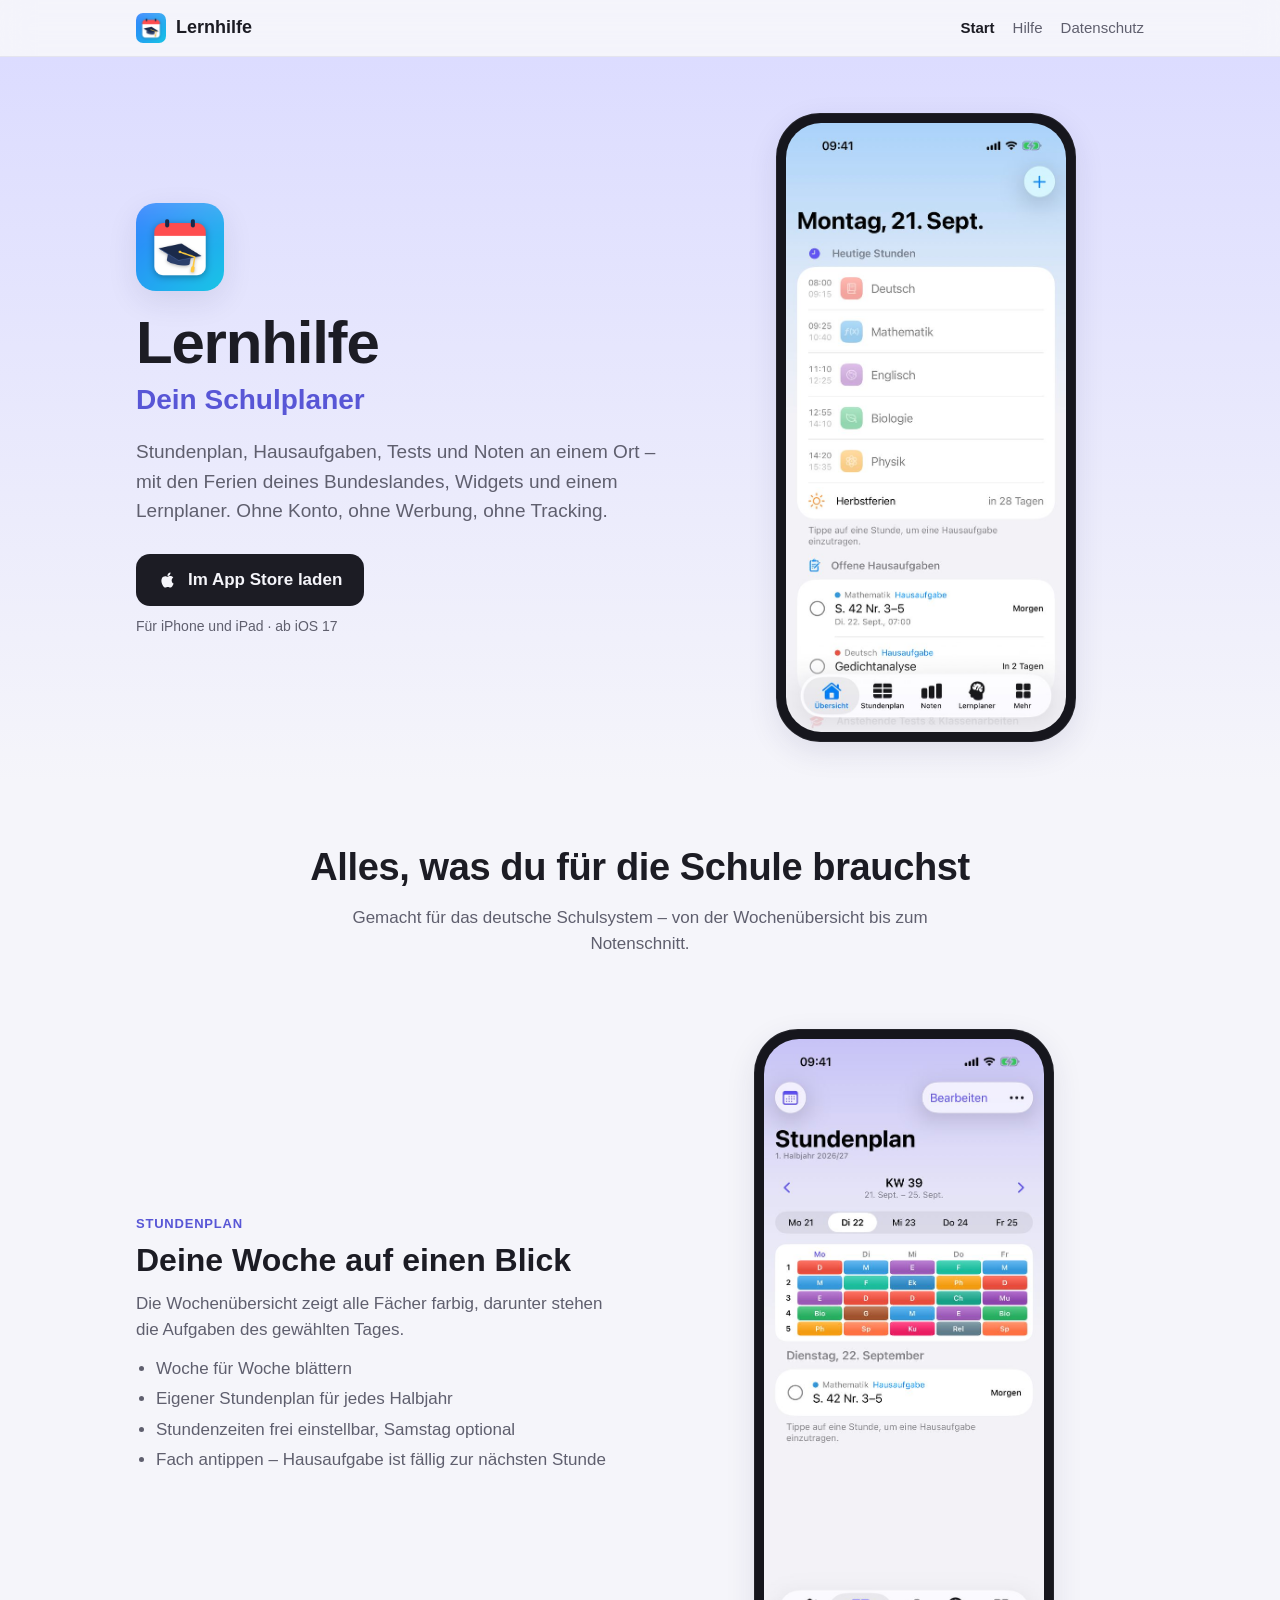
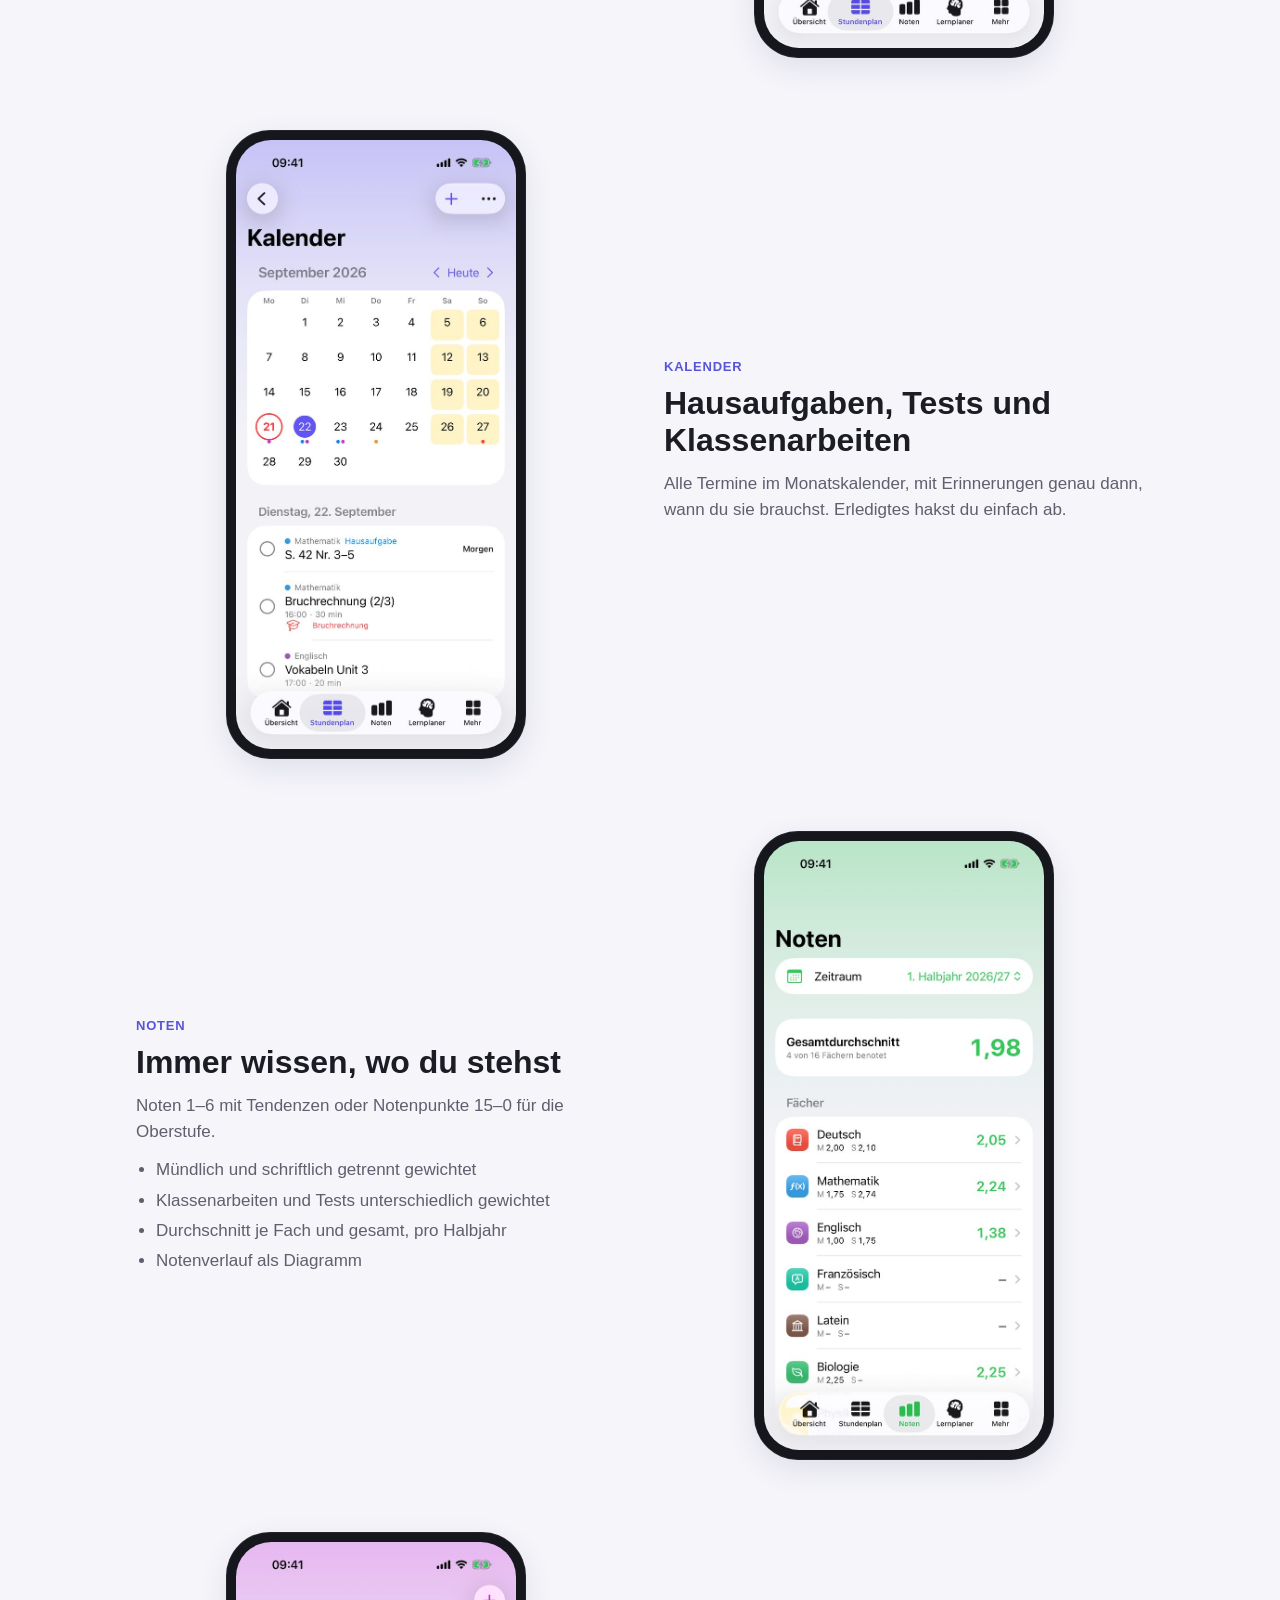
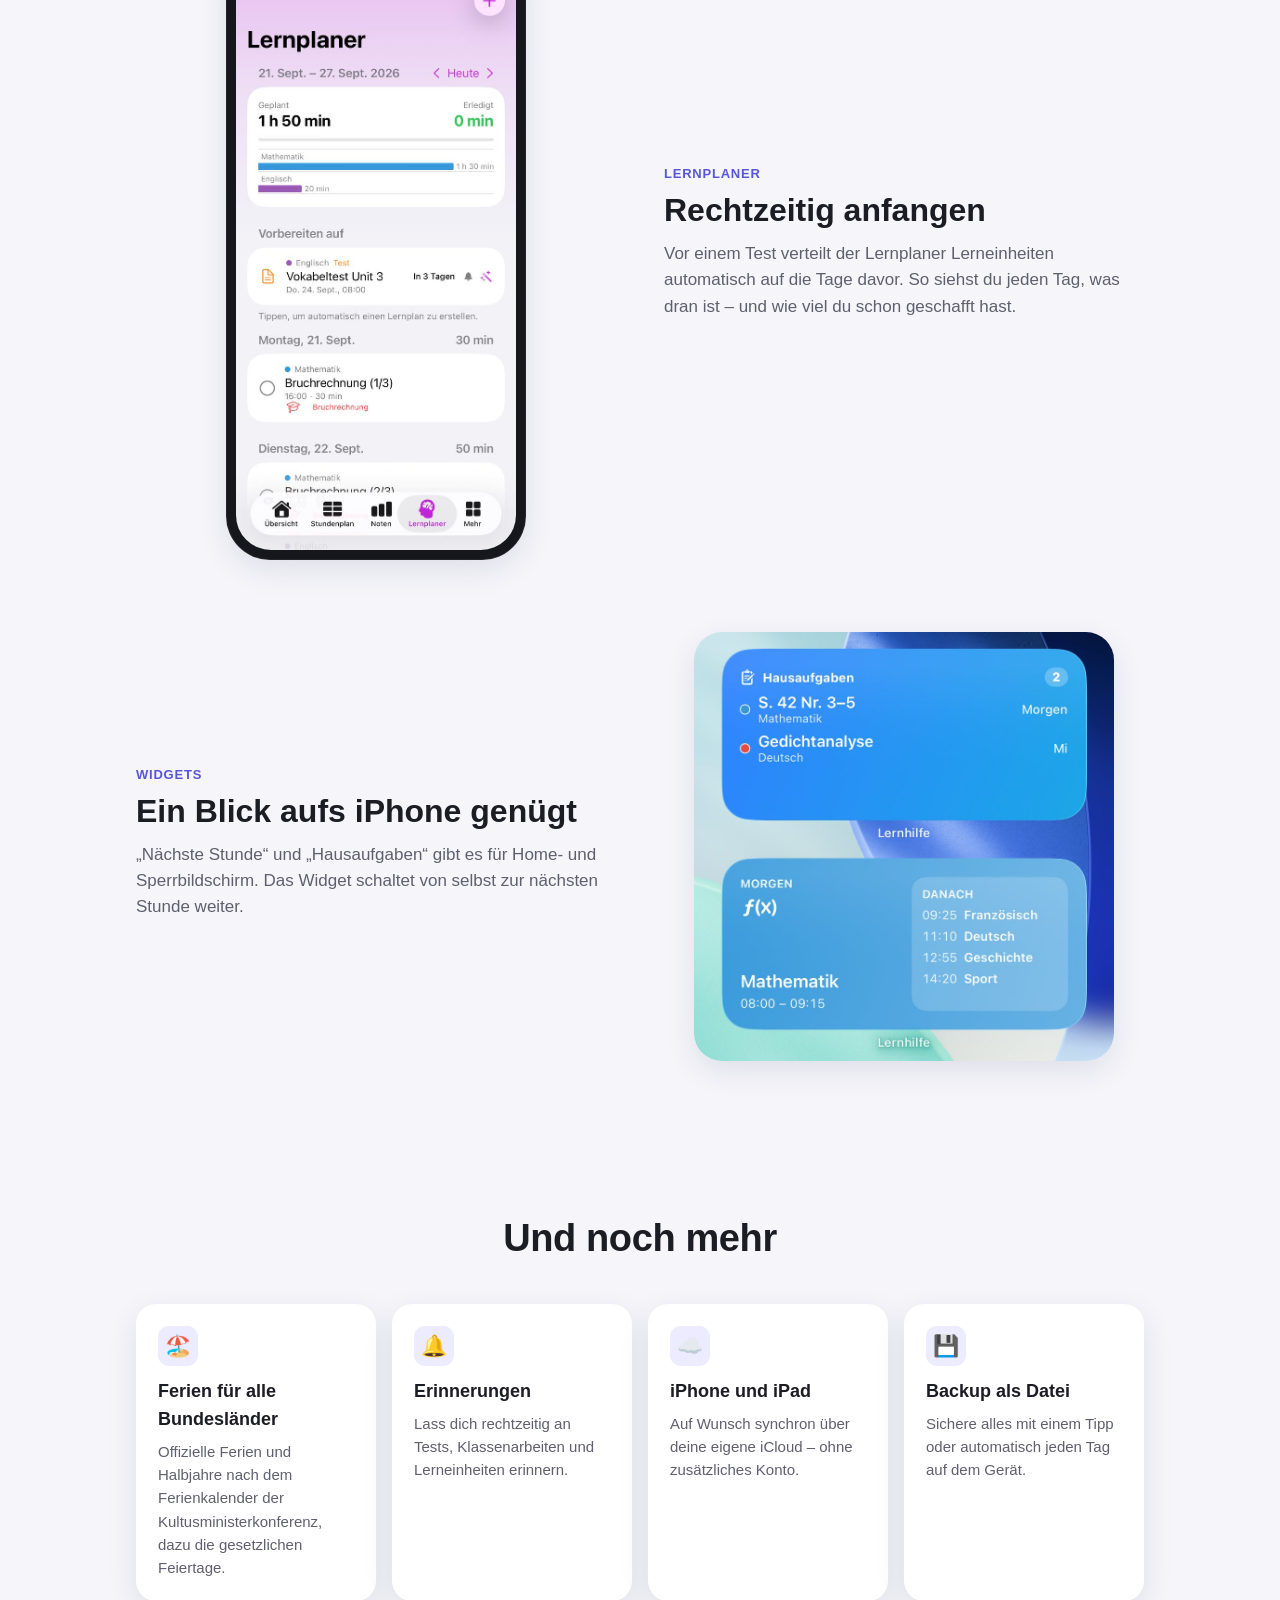
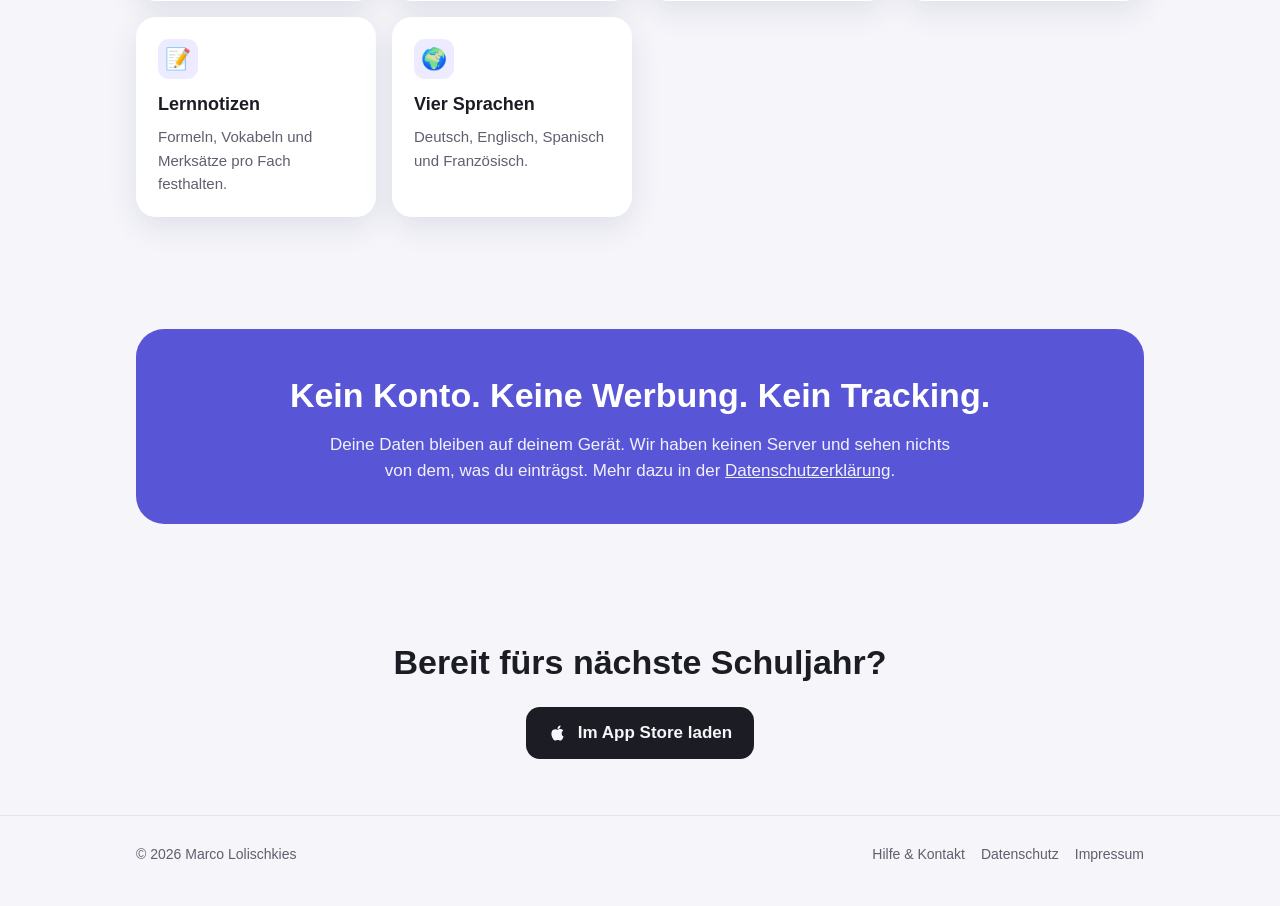
<file: index.html>
<!DOCTYPE html>
<html lang="de">
<head>
  <meta charset="utf-8">
  <meta name="viewport" content="width=device-width, initial-scale=1">
  <title>Lernhilfe – Dein Schulplaner</title>
  <meta name="description" content="Lernhilfe ist dein Schulplaner für iPhone und iPad: Stundenplan, Hausaufgaben, Tests und Noten an einem Ort – mit Ferien für alle 16 Bundesländer. Ohne Konto, ohne Werbung, ohne Tracking.">
  <meta name="theme-color" content="#5856d6">
  <link rel="icon" href="img/icon.png">
  <link rel="apple-touch-icon" href="img/icon.png">
  <link rel="stylesheet" href="style.css">
</head>
<body>

<header class="site-header">
  <div class="wrap">
    <a class="brand" href="index.html"><img src="img/icon.png" alt=""><span>Lernhilfe</span></a>
    <nav class="site-nav" aria-label="Hauptmenü">
      <a href="index.html" aria-current="page">Start</a>
      <a href="support.html">Hilfe</a>
      <a href="datenschutz.html">Datenschutz</a>
    </nav>
  </div>
</header>

<main>
  <div class="hero">
    <div class="wrap">
      <div>
        <img class="hero-icon" src="img/icon.png" alt="App-Symbol von Lernhilfe" width="88" height="88">
        <h1>Lernhilfe</h1>
        <p class="tagline">Dein Schulplaner</p>
        <p class="lead">Stundenplan, Hausaufgaben, Tests und Noten an einem Ort – mit den Ferien deines Bundeslandes, Widgets und einem Lernplaner. Ohne Konto, ohne Werbung, ohne Tracking.</p>
        <!-- Link zur App ersetzen, sobald die App im App Store ist -->
        <a class="store-button" href="#">
          <svg viewBox="0 0 24 24" aria-hidden="true"><path d="M16.37 12.6c-.02-2.3 1.88-3.4 1.96-3.46-1.07-1.56-2.73-1.78-3.32-1.8-1.41-.14-2.76.83-3.47.83-.72 0-1.82-.81-2.99-.79-1.54.02-2.96.9-3.75 2.27-1.6 2.78-.41 6.89 1.15 9.14.76 1.1 1.67 2.34 2.86 2.3 1.15-.05 1.58-.74 2.96-.74 1.39 0 1.78.74 2.99.72 1.24-.02 2.02-1.12 2.77-2.23.87-1.28 1.23-2.52 1.25-2.58-.03-.01-2.39-.92-2.41-3.66ZM14.1 5.86c.63-.77 1.06-1.83.94-2.89-.91.04-2.02.61-2.67 1.37-.58.67-1.1 1.76-.96 2.79 1.01.08 2.05-.51 2.69-1.27Z"/></svg>
          Im App Store laden
        </a>
        <p class="store-note">Für iPhone und iPad · ab iOS 17</p>
      </div>
      <div class="hero-phone phone">
        <img src="img/overview.jpg" alt="Übersicht mit den heutigen Stunden und offenen Hausaufgaben" width="603" height="1311">
      </div>
    </div>
  </div>

  <section>
    <div class="wrap">
      <div class="section-title">
        <h2>Alles, was du für die Schule brauchst</h2>
        <p>Gemacht für das deutsche Schulsystem – von der Wochenübersicht bis zum Notenschnitt.</p>
      </div>

      <div class="feature">
        <div class="feature-media phone">
          <img src="img/timetable.jpg" alt="Stundenplan mit farbiger Wochenübersicht und den Aufgaben des Tages" width="603" height="1311" loading="lazy">
        </div>
        <div>
          <span class="eyebrow">Stundenplan</span>
          <h3>Deine Woche auf einen Blick</h3>
          <p>Die Wochenübersicht zeigt alle Fächer farbig, darunter stehen die Aufgaben des gewählten Tages.</p>
          <ul>
            <li>Woche für Woche blättern</li>
            <li>Eigener Stundenplan für jedes Halbjahr</li>
            <li>Stundenzeiten frei einstellbar, Samstag optional</li>
            <li>Fach antippen – Hausaufgabe ist fällig zur nächsten Stunde</li>
          </ul>
        </div>
      </div>

      <div class="feature">
        <div class="feature-media phone">
          <img src="img/calendar.jpg" alt="Monatskalender mit Hausaufgaben, Tests und Lerneinheiten" width="603" height="1311" loading="lazy">
        </div>
        <div>
          <span class="eyebrow">Kalender</span>
          <h3>Hausaufgaben, Tests und Klassenarbeiten</h3>
          <p>Alle Termine im Monatskalender, mit Erinnerungen genau dann, wann du sie brauchst. Erledigtes hakst du einfach ab.</p>
        </div>
      </div>

      <div class="feature">
        <div class="feature-media phone">
          <img src="img/grades.jpg" alt="Notenübersicht mit Durchschnitt je Fach" width="603" height="1311" loading="lazy">
        </div>
        <div>
          <span class="eyebrow">Noten</span>
          <h3>Immer wissen, wo du stehst</h3>
          <p>Noten 1–6 mit Tendenzen oder Notenpunkte 15–0 für die Oberstufe.</p>
          <ul>
            <li>Mündlich und schriftlich getrennt gewichtet</li>
            <li>Klassenarbeiten und Tests unterschiedlich gewichtet</li>
            <li>Durchschnitt je Fach und gesamt, pro Halbjahr</li>
            <li>Notenverlauf als Diagramm</li>
          </ul>
        </div>
      </div>

      <div class="feature">
        <div class="feature-media phone">
          <img src="img/study.jpg" alt="Lernplaner mit Lerneinheiten vor einem Test" width="603" height="1311" loading="lazy">
        </div>
        <div>
          <span class="eyebrow">Lernplaner</span>
          <h3>Rechtzeitig anfangen</h3>
          <p>Vor einem Test verteilt der Lernplaner Lerneinheiten automatisch auf die Tage davor. So siehst du jeden Tag, was dran ist – und wie viel du schon geschafft hast.</p>
        </div>
      </div>

      <div class="feature">
        <div class="feature-media">
          <img class="widgets-shot" src="img/widgets.jpg" alt="Widgets „Hausaufgaben“ und „Nächste Stunde“ auf dem Homescreen" width="900" height="919" loading="lazy">
        </div>
        <div>
          <span class="eyebrow">Widgets</span>
          <h3>Ein Blick aufs iPhone genügt</h3>
          <p>„Nächste Stunde“ und „Hausaufgaben“ gibt es für Home- und Sperrbildschirm. Das Widget schaltet von selbst zur nächsten Stunde weiter.</p>
        </div>
      </div>
    </div>
  </section>

  <section>
    <div class="wrap">
      <div class="section-title">
        <h2>Und noch mehr</h2>
      </div>
      <div class="grid">
        <div class="card">
          <div class="symbol" aria-hidden="true">🏖️</div>
          <h3>Ferien für alle Bundesländer</h3>
          <p>Offizielle Ferien und Halbjahre nach dem Ferienkalender der Kultusministerkonferenz, dazu die gesetzlichen Feiertage.</p>
        </div>
        <div class="card">
          <div class="symbol" aria-hidden="true">🔔</div>
          <h3>Erinnerungen</h3>
          <p>Lass dich rechtzeitig an Tests, Klassenarbeiten und Lerneinheiten erinnern.</p>
        </div>
        <div class="card">
          <div class="symbol" aria-hidden="true">☁️</div>
          <h3>iPhone und iPad</h3>
          <p>Auf Wunsch synchron über deine eigene iCloud – ohne zusätzliches Konto.</p>
        </div>
        <div class="card">
          <div class="symbol" aria-hidden="true">💾</div>
          <h3>Backup als Datei</h3>
          <p>Sichere alles mit einem Tipp oder automatisch jeden Tag auf dem Gerät.</p>
        </div>
        <div class="card">
          <div class="symbol" aria-hidden="true">📝</div>
          <h3>Lernnotizen</h3>
          <p>Formeln, Vokabeln und Merksätze pro Fach festhalten.</p>
        </div>
        <div class="card">
          <div class="symbol" aria-hidden="true">🌍</div>
          <h3>Vier Sprachen</h3>
          <p>Deutsch, Englisch, Spanisch und Französisch.</p>
        </div>
      </div>
    </div>
  </section>

  <section>
    <div class="wrap">
      <div class="privacy-band">
        <h2>Kein Konto. Keine Werbung. Kein Tracking.</h2>
        <p>Deine Daten bleiben auf deinem Gerät. Wir haben keinen Server und sehen nichts von dem, was du einträgst. Mehr dazu in der <a href="datenschutz.html">Datenschutzerklärung</a>.</p>
      </div>
    </div>
  </section>

  <section class="cta">
    <div class="wrap">
      <h2>Bereit fürs nächste Schuljahr?</h2>
      <!-- Link zur App ersetzen, sobald die App im App Store ist -->
      <a class="store-button" href="#">
        <svg viewBox="0 0 24 24" aria-hidden="true"><path d="M16.37 12.6c-.02-2.3 1.88-3.4 1.96-3.46-1.07-1.56-2.73-1.78-3.32-1.8-1.41-.14-2.76.83-3.47.83-.72 0-1.82-.81-2.99-.79-1.54.02-2.96.9-3.75 2.27-1.6 2.78-.41 6.89 1.15 9.14.76 1.1 1.67 2.34 2.86 2.3 1.15-.05 1.58-.74 2.96-.74 1.39 0 1.78.74 2.99.72 1.24-.02 2.02-1.12 2.77-2.23.87-1.28 1.23-2.52 1.25-2.58-.03-.01-2.39-.92-2.41-3.66ZM14.1 5.86c.63-.77 1.06-1.83.94-2.89-.91.04-2.02.61-2.67 1.37-.58.67-1.1 1.76-.96 2.79 1.01.08 2.05-.51 2.69-1.27Z"/></svg>
        Im App Store laden
      </a>
    </div>
  </section>
</main>

<footer class="site-footer">
  <div class="wrap">
    <span>© 2026 Marco Lolischkies</span>
    <nav aria-label="Rechtliches">
      <a href="support.html">Hilfe &amp; Kontakt</a>
      <a href="datenschutz.html">Datenschutz</a>
      <a href="impressum.html">Impressum</a>
    </nav>
  </div>
</footer>

</body>
</html>
</file>
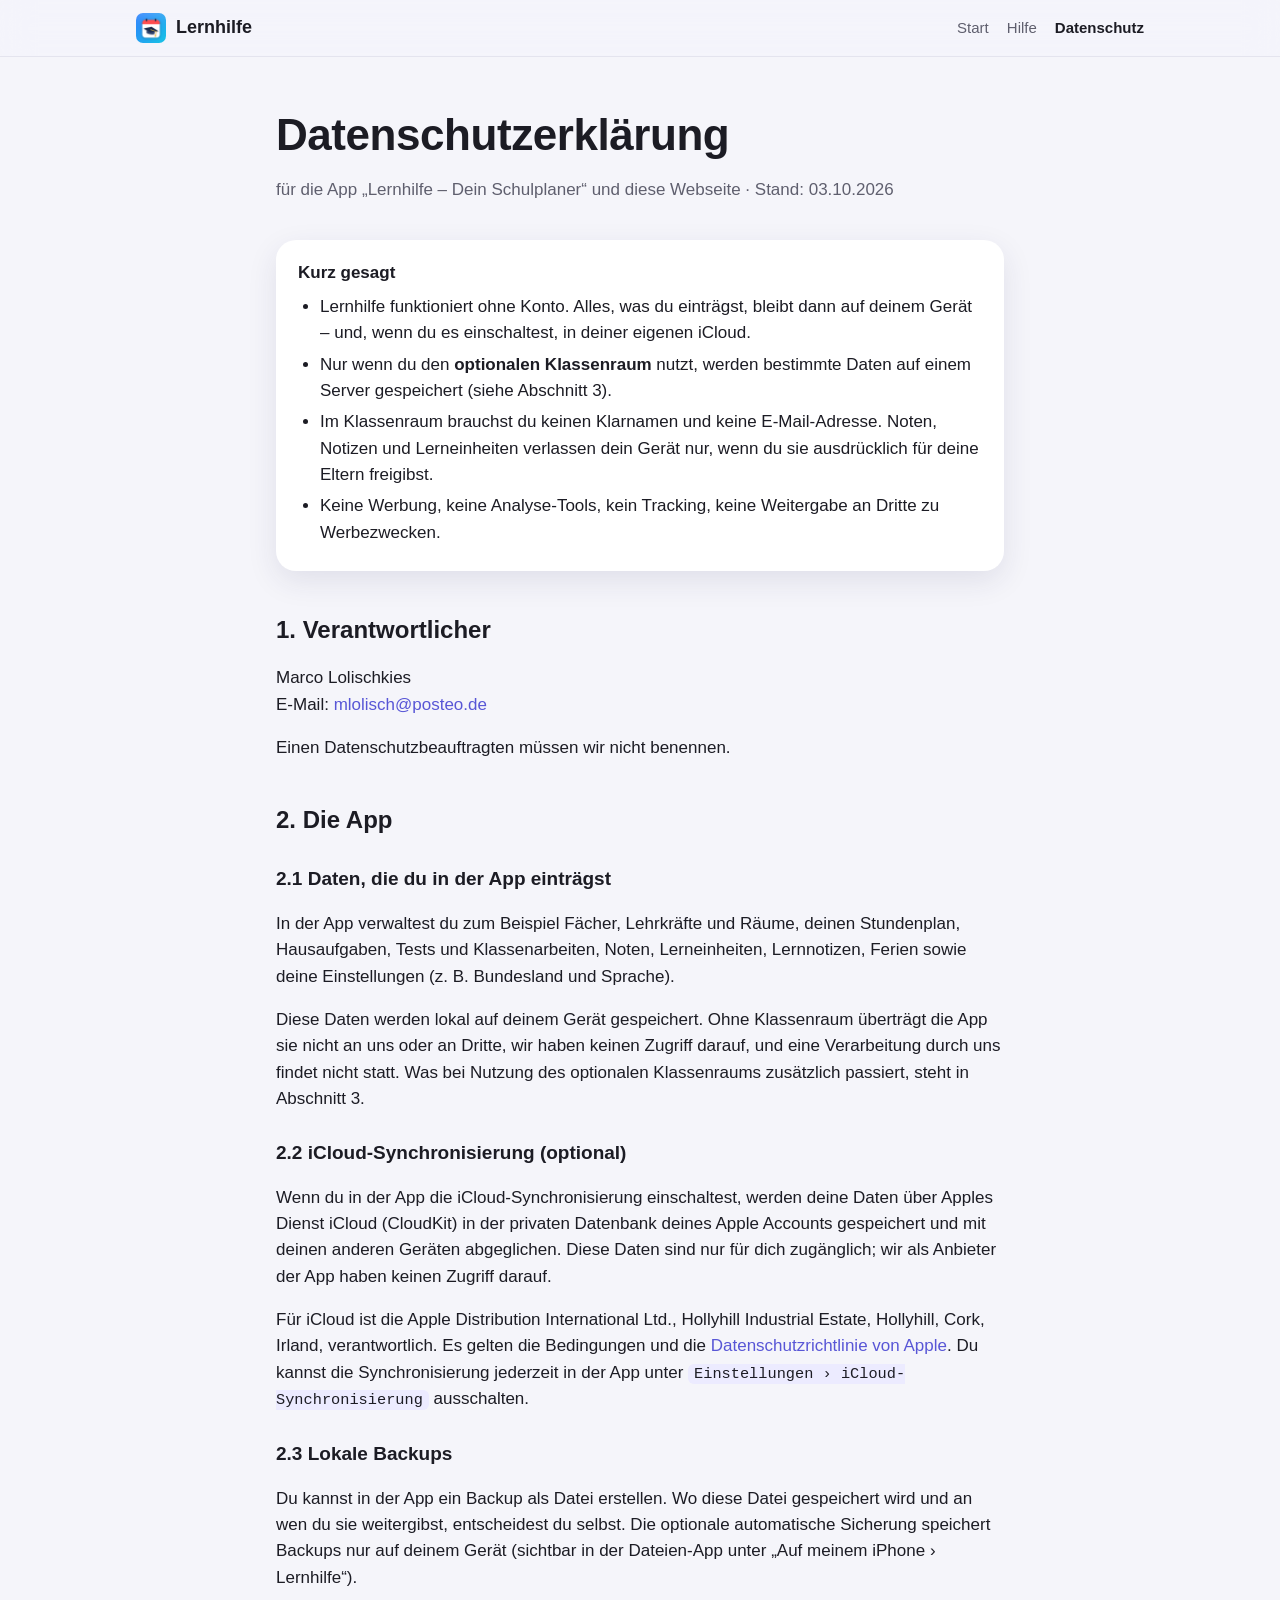
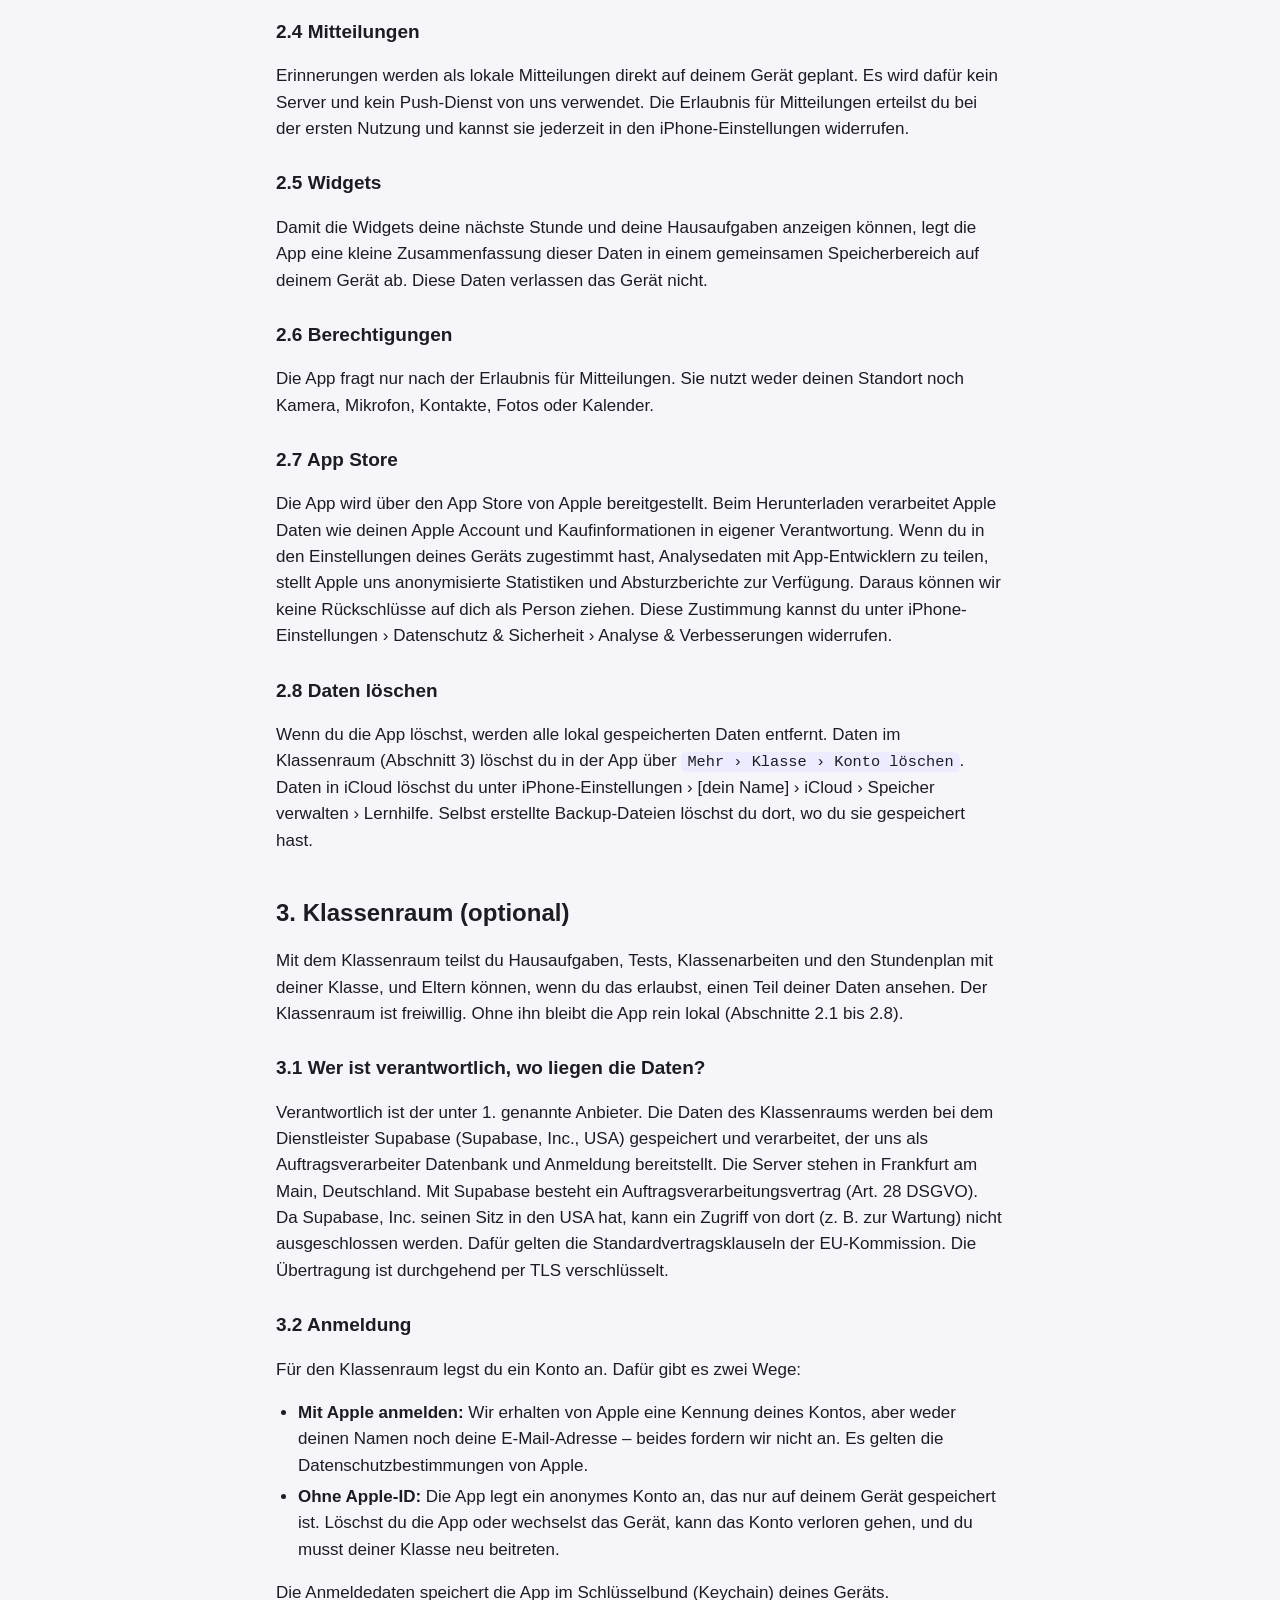
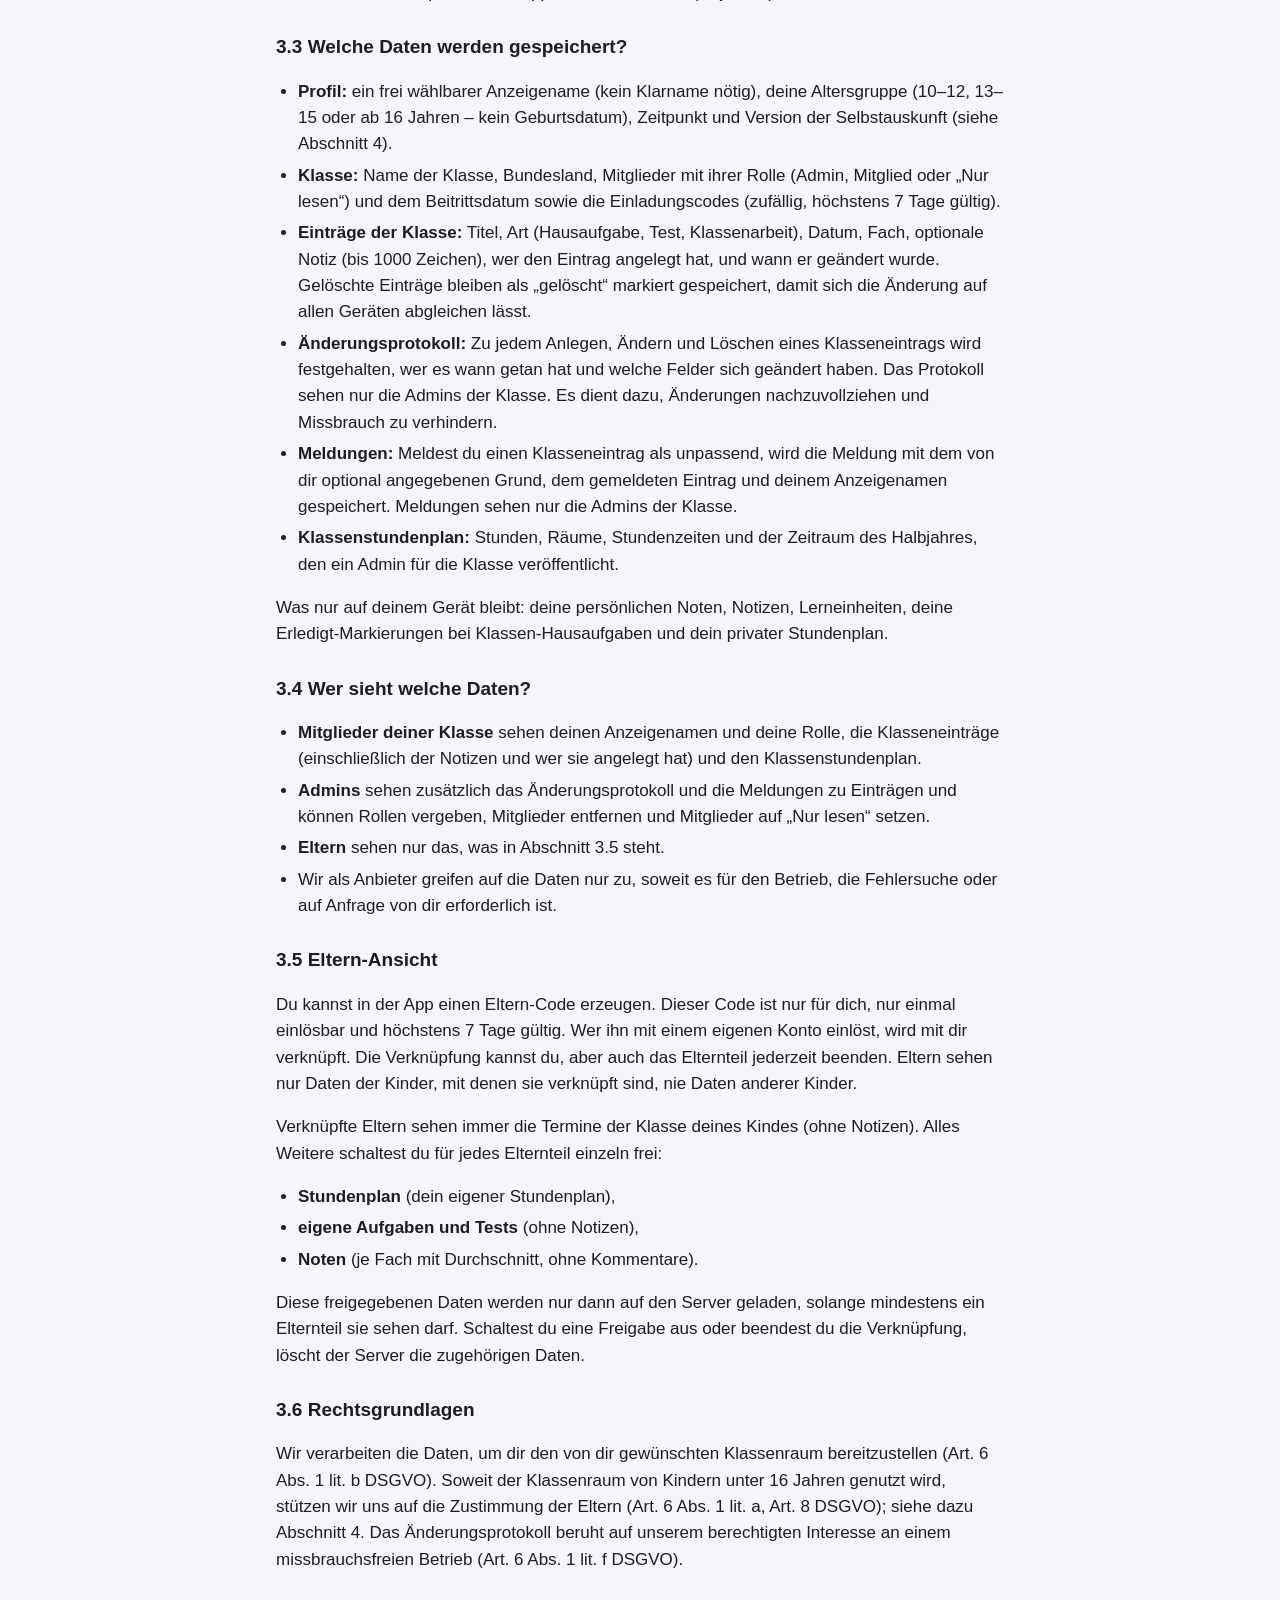
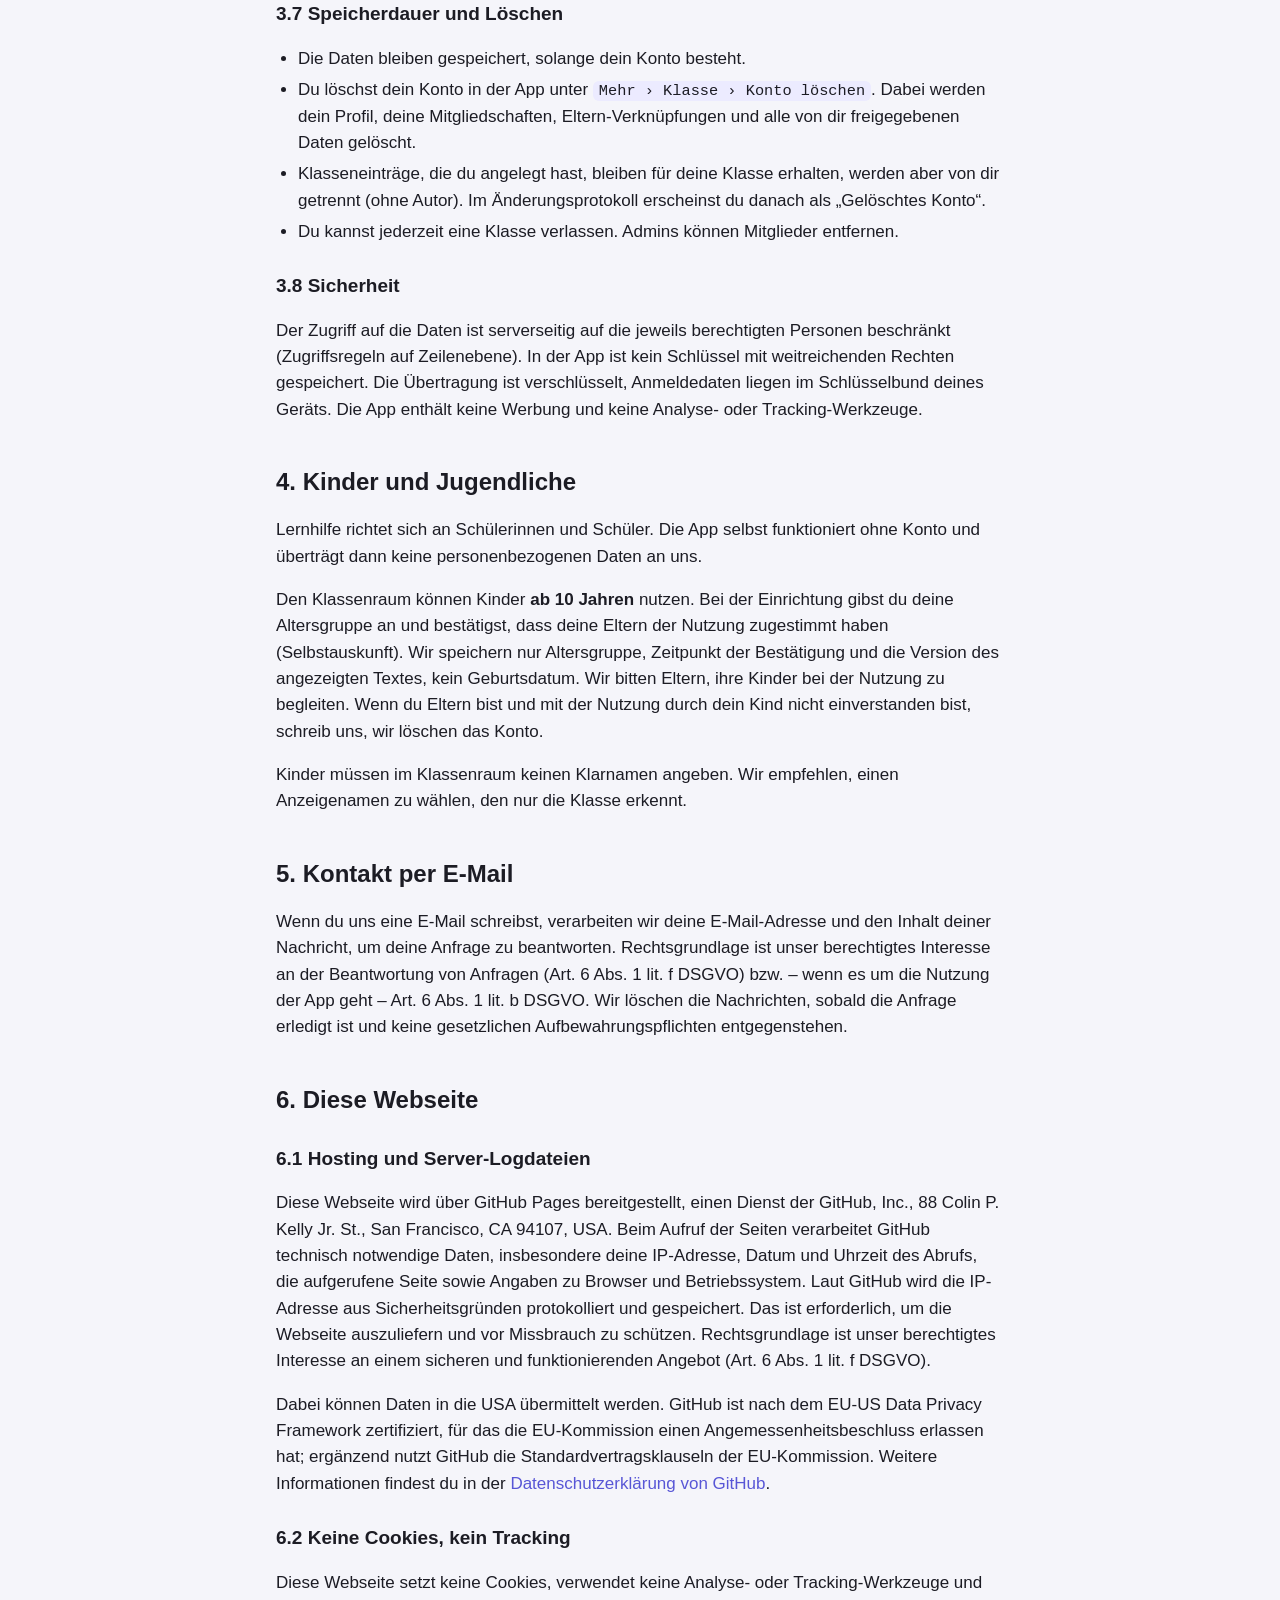
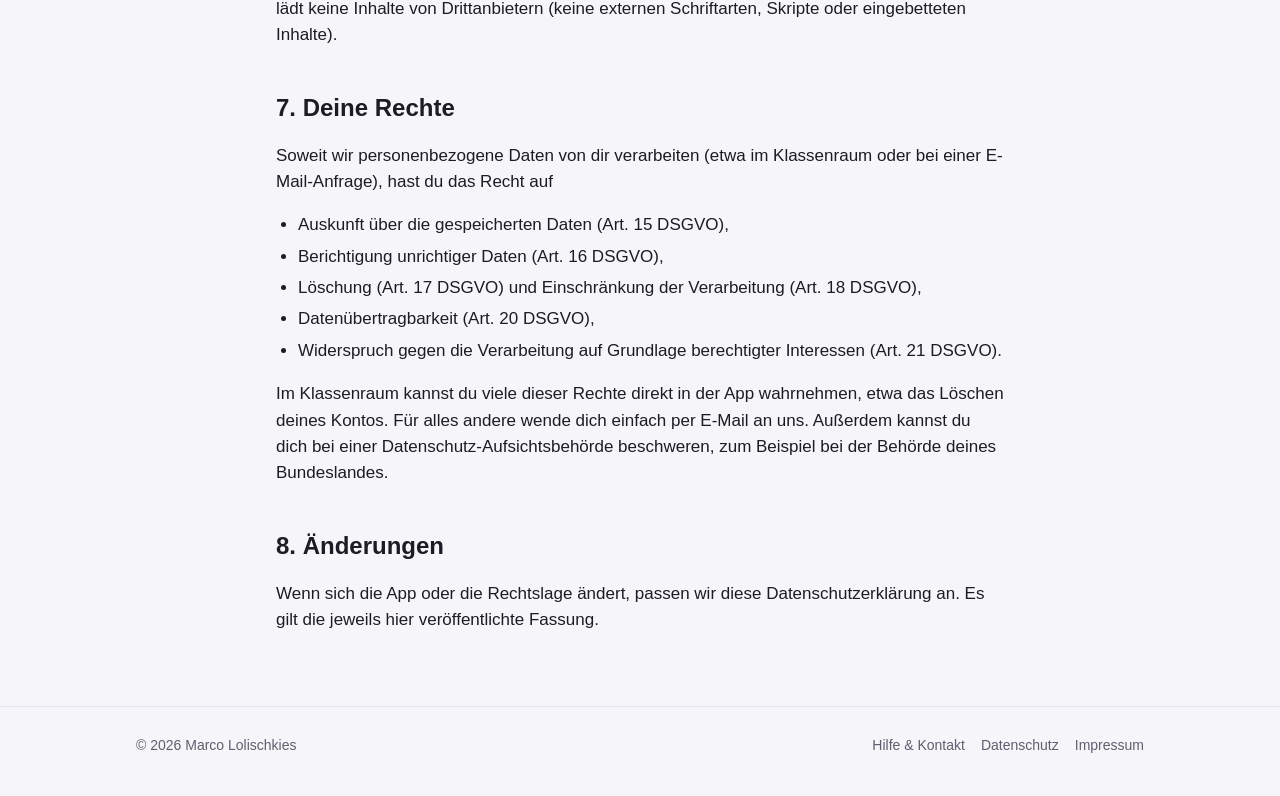
<file: datenschutz.html>
<!DOCTYPE html>
<html lang="de">
<head>
  <meta charset="utf-8">
  <meta name="viewport" content="width=device-width, initial-scale=1">
  <title>Datenschutz – Lernhilfe</title>
  <meta name="description" content="Datenschutzerklärung für die App Lernhilfe – Dein Schulplaner und diese Webseite.">
  <meta name="theme-color" content="#5856d6">
  <link rel="icon" href="img/icon.png">
  <link rel="apple-touch-icon" href="img/icon.png">
  <link rel="stylesheet" href="style.css">
</head>
<body>

<header class="site-header">
  <div class="wrap">
    <a class="brand" href="index.html"><img src="img/icon.png" alt=""><span>Lernhilfe</span></a>
    <nav class="site-nav" aria-label="Hauptmenü">
      <a href="index.html">Start</a>
      <a href="support.html">Hilfe</a>
      <a href="datenschutz.html" aria-current="page">Datenschutz</a>
    </nav>
  </div>
</header>

<main class="wrap narrow">
  <div class="page-head">
    <h1>Datenschutzerklärung</h1>
    <p>für die App „Lernhilfe – Dein Schulplaner“ und diese Webseite · Stand: 03.10.2026</p>
  </div>

  <div class="prose">

    <div class="summary">
      <strong>Kurz gesagt</strong>
      <ul>
        <li>Lernhilfe funktioniert ohne Konto. Alles, was du einträgst, bleibt dann auf deinem Gerät – und, wenn du es einschaltest, in deiner eigenen iCloud.</li>
        <li>Nur wenn du den <strong>optionalen Klassenraum</strong> nutzt, werden bestimmte Daten auf einem Server gespeichert (siehe Abschnitt 3).</li>
        <li>Im Klassenraum brauchst du keinen Klarnamen und keine E-Mail-Adresse. Noten, Notizen und Lerneinheiten verlassen dein Gerät nur, wenn du sie ausdrücklich für deine Eltern freigibst.</li>
        <li>Keine Werbung, keine Analyse-Tools, kein Tracking, keine Weitergabe an Dritte zu Werbezwecken.</li>
      </ul>
    </div>

    <h2>1. Verantwortlicher</h2>
    <p>
      Marco Lolischkies<br>
      E-Mail: <a href="mailto:mlolisch@posteo.de">mlolisch@posteo.de</a>
    </p>
    <p>Einen Datenschutzbeauftragten müssen wir nicht benennen.</p>

    <h2>2. Die App</h2>

    <h3>2.1 Daten, die du in der App einträgst</h3>
    <p>In der App verwaltest du zum Beispiel Fächer, Lehrkräfte und Räume, deinen Stundenplan, Hausaufgaben, Tests und Klassenarbeiten, Noten, Lerneinheiten, Lernnotizen, Ferien sowie deine Einstellungen (z. B. Bundesland und Sprache).</p>
    <p>Diese Daten werden lokal auf deinem Gerät gespeichert. Ohne Klassenraum überträgt die App sie nicht an uns oder an Dritte, wir haben keinen Zugriff darauf, und eine Verarbeitung durch uns findet nicht statt. Was bei Nutzung des optionalen Klassenraums zusätzlich passiert, steht in Abschnitt 3.</p>

    <h3>2.2 iCloud-Synchronisierung (optional)</h3>
    <p>Wenn du in der App die iCloud-Synchronisierung einschaltest, werden deine Daten über Apples Dienst iCloud (CloudKit) in der privaten Datenbank deines Apple Accounts gespeichert und mit deinen anderen Geräten abgeglichen. Diese Daten sind nur für dich zugänglich; wir als Anbieter der App haben keinen Zugriff darauf.</p>
    <p>Für iCloud ist die Apple Distribution International Ltd., Hollyhill Industrial Estate, Hollyhill, Cork, Irland, verantwortlich. Es gelten die Bedingungen und die <a href="https://www.apple.com/de/legal/privacy/" rel="noopener">Datenschutzrichtlinie von Apple</a>. Du kannst die Synchronisierung jederzeit in der App unter <span class="path">Einstellungen › iCloud-Synchronisierung</span> ausschalten.</p>

    <h3>2.3 Lokale Backups</h3>
    <p>Du kannst in der App ein Backup als Datei erstellen. Wo diese Datei gespeichert wird und an wen du sie weitergibst, entscheidest du selbst. Die optionale automatische Sicherung speichert Backups nur auf deinem Gerät (sichtbar in der Dateien-App unter „Auf meinem iPhone › Lernhilfe“).</p>

    <h3>2.4 Mitteilungen</h3>
    <p>Erinnerungen werden als lokale Mitteilungen direkt auf deinem Gerät geplant. Es wird dafür kein Server und kein Push-Dienst von uns verwendet. Die Erlaubnis für Mitteilungen erteilst du bei der ersten Nutzung und kannst sie jederzeit in den iPhone-Einstellungen widerrufen.</p>

    <h3>2.5 Widgets</h3>
    <p>Damit die Widgets deine nächste Stunde und deine Hausaufgaben anzeigen können, legt die App eine kleine Zusammenfassung dieser Daten in einem gemeinsamen Speicherbereich auf deinem Gerät ab. Diese Daten verlassen das Gerät nicht.</p>

    <h3>2.6 Berechtigungen</h3>
    <p>Die App fragt nur nach der Erlaubnis für Mitteilungen. Sie nutzt weder deinen Standort noch Kamera, Mikrofon, Kontakte, Fotos oder Kalender.</p>

    <h3>2.7 App Store</h3>
    <p>Die App wird über den App Store von Apple bereitgestellt. Beim Herunterladen verarbeitet Apple Daten wie deinen Apple Account und Kaufinformationen in eigener Verantwortung. Wenn du in den Einstellungen deines Geräts zugestimmt hast, Analysedaten mit App-Entwicklern zu teilen, stellt Apple uns anonymisierte Statistiken und Absturzberichte zur Verfügung. Daraus können wir keine Rückschlüsse auf dich als Person ziehen. Diese Zustimmung kannst du unter iPhone-Einstellungen › Datenschutz &amp; Sicherheit › Analyse &amp; Verbesserungen widerrufen.</p>

    <h3>2.8 Daten löschen</h3>
    <p>Wenn du die App löschst, werden alle lokal gespeicherten Daten entfernt. Daten im Klassenraum (Abschnitt 3) löschst du in der App über <span class="path">Mehr › Klasse › Konto löschen</span>. Daten in iCloud löschst du unter iPhone-Einstellungen › [dein Name] › iCloud › Speicher verwalten › Lernhilfe. Selbst erstellte Backup-Dateien löschst du dort, wo du sie gespeichert hast.</p>

    <h2>3. Klassenraum (optional)</h2>
    <p>Mit dem Klassenraum teilst du Hausaufgaben, Tests, Klassenarbeiten und den Stundenplan mit deiner Klasse, und Eltern können, wenn du das erlaubst, einen Teil deiner Daten ansehen. Der Klassenraum ist freiwillig. Ohne ihn bleibt die App rein lokal (Abschnitte 2.1 bis 2.8).</p>

    <h3>3.1 Wer ist verantwortlich, wo liegen die Daten?</h3>
    <p>Verantwortlich ist der unter 1. genannte Anbieter. Die Daten des Klassenraums werden bei dem Dienstleister Supabase (Supabase, Inc., USA) gespeichert und verarbeitet, der uns als Auftragsverarbeiter Datenbank und Anmeldung bereitstellt. Die Server stehen in Frankfurt am Main, Deutschland. Mit Supabase besteht ein Auftragsverarbeitungsvertrag (Art. 28 DSGVO). Da Supabase, Inc. seinen Sitz in den USA hat, kann ein Zugriff von dort (z. B. zur Wartung) nicht ausgeschlossen werden. Dafür gelten die Standardvertragsklauseln der EU-Kommission. Die Übertragung ist durchgehend per TLS verschlüsselt.</p>

    <h3>3.2 Anmeldung</h3>
    <p>Für den Klassenraum legst du ein Konto an. Dafür gibt es zwei Wege:</p>
    <ul>
      <li><strong>Mit Apple anmelden:</strong> Wir erhalten von Apple eine Kennung deines Kontos, aber weder deinen Namen noch deine E-Mail-Adresse – beides fordern wir nicht an. Es gelten die Datenschutzbestimmungen von Apple.</li>
      <li><strong>Ohne Apple-ID:</strong> Die App legt ein anonymes Konto an, das nur auf deinem Gerät gespeichert ist. Löschst du die App oder wechselst das Gerät, kann das Konto verloren gehen, und du musst deiner Klasse neu beitreten.</li>
    </ul>
    <p>Die Anmeldedaten speichert die App im Schlüsselbund (Keychain) deines Geräts.</p>

    <h3>3.3 Welche Daten werden gespeichert?</h3>
    <ul>
      <li><strong>Profil:</strong> ein frei wählbarer Anzeigename (kein Klarname nötig), deine Altersgruppe (10–12, 13–15 oder ab 16 Jahren – kein Geburtsdatum), Zeitpunkt und Version der Selbstauskunft (siehe Abschnitt 4).</li>
      <li><strong>Klasse:</strong> Name der Klasse, Bundesland, Mitglieder mit ihrer Rolle (Admin, Mitglied oder „Nur lesen“) und dem Beitrittsdatum sowie die Einladungscodes (zufällig, höchstens 7 Tage gültig).</li>
      <li><strong>Einträge der Klasse:</strong> Titel, Art (Hausaufgabe, Test, Klassenarbeit), Datum, Fach, optionale Notiz (bis 1000 Zeichen), wer den Eintrag angelegt hat, und wann er geändert wurde. Gelöschte Einträge bleiben als „gelöscht“ markiert gespeichert, damit sich die Änderung auf allen Geräten abgleichen lässt.</li>
      <li><strong>Änderungsprotokoll:</strong> Zu jedem Anlegen, Ändern und Löschen eines Klasseneintrags wird festgehalten, wer es wann getan hat und welche Felder sich geändert haben. Das Protokoll sehen nur die Admins der Klasse. Es dient dazu, Änderungen nachzuvollziehen und Missbrauch zu verhindern.</li>
      <li><strong>Meldungen:</strong> Meldest du einen Klasseneintrag als unpassend, wird die Meldung mit dem von dir optional angegebenen Grund, dem gemeldeten Eintrag und deinem Anzeigenamen gespeichert. Meldungen sehen nur die Admins der Klasse.</li>
      <li><strong>Klassenstundenplan:</strong> Stunden, Räume, Stundenzeiten und der Zeitraum des Halbjahres, den ein Admin für die Klasse veröffentlicht.</li>
    </ul>
    <p>Was nur auf deinem Gerät bleibt: deine persönlichen Noten, Notizen, Lerneinheiten, deine Erledigt-Markierungen bei Klassen-Hausaufgaben und dein privater Stundenplan.</p>

    <h3>3.4 Wer sieht welche Daten?</h3>
    <ul>
      <li><strong>Mitglieder deiner Klasse</strong> sehen deinen Anzeigenamen und deine Rolle, die Klasseneinträge (einschließlich der Notizen und wer sie angelegt hat) und den Klassenstundenplan.</li>
      <li><strong>Admins</strong> sehen zusätzlich das Änderungsprotokoll und die Meldungen zu Einträgen und können Rollen vergeben, Mitglieder entfernen und Mitglieder auf „Nur lesen“ setzen.</li>
      <li><strong>Eltern</strong> sehen nur das, was in Abschnitt 3.5 steht.</li>
      <li>Wir als Anbieter greifen auf die Daten nur zu, soweit es für den Betrieb, die Fehlersuche oder auf Anfrage von dir erforderlich ist.</li>
    </ul>

    <h3>3.5 Eltern-Ansicht</h3>
    <p>Du kannst in der App einen Eltern-Code erzeugen. Dieser Code ist nur für dich, nur einmal einlösbar und höchstens 7 Tage gültig. Wer ihn mit einem eigenen Konto einlöst, wird mit dir verknüpft. Die Verknüpfung kannst du, aber auch das Elternteil jederzeit beenden. Eltern sehen nur Daten der Kinder, mit denen sie verknüpft sind, nie Daten anderer Kinder.</p>
    <p>Verknüpfte Eltern sehen immer die Termine der Klasse deines Kindes (ohne Notizen). Alles Weitere schaltest du für jedes Elternteil einzeln frei:</p>
    <ul>
      <li><strong>Stundenplan</strong> (dein eigener Stundenplan),</li>
      <li><strong>eigene Aufgaben und Tests</strong> (ohne Notizen),</li>
      <li><strong>Noten</strong> (je Fach mit Durchschnitt, ohne Kommentare).</li>
    </ul>
    <p>Diese freigegebenen Daten werden nur dann auf den Server geladen, solange mindestens ein Elternteil sie sehen darf. Schaltest du eine Freigabe aus oder beendest du die Verknüpfung, löscht der Server die zugehörigen Daten.</p>

    <h3>3.6 Rechtsgrundlagen</h3>
    <p>Wir verarbeiten die Daten, um dir den von dir gewünschten Klassenraum bereitzustellen (Art. 6 Abs. 1 lit. b DSGVO). Soweit der Klassenraum von Kindern unter 16 Jahren genutzt wird, stützen wir uns auf die Zustimmung der Eltern (Art. 6 Abs. 1 lit. a, Art. 8 DSGVO); siehe dazu Abschnitt 4. Das Änderungsprotokoll beruht auf unserem berechtigten Interesse an einem missbrauchsfreien Betrieb (Art. 6 Abs. 1 lit. f DSGVO).</p>

    <h3>3.7 Speicherdauer und Löschen</h3>
    <ul>
      <li>Die Daten bleiben gespeichert, solange dein Konto besteht.</li>
      <li>Du löschst dein Konto in der App unter <span class="path">Mehr › Klasse › Konto löschen</span>. Dabei werden dein Profil, deine Mitgliedschaften, Eltern-Verknüpfungen und alle von dir freigegebenen Daten gelöscht.</li>
      <li>Klasseneinträge, die du angelegt hast, bleiben für deine Klasse erhalten, werden aber von dir getrennt (ohne Autor). Im Änderungsprotokoll erscheinst du danach als „Gelöschtes Konto“.</li>
      <li>Du kannst jederzeit eine Klasse verlassen. Admins können Mitglieder entfernen.</li>
    </ul>

    <h3>3.8 Sicherheit</h3>
    <p>Der Zugriff auf die Daten ist serverseitig auf die jeweils berechtigten Personen beschränkt (Zugriffsregeln auf Zeilenebene). In der App ist kein Schlüssel mit weitreichenden Rechten gespeichert. Die Übertragung ist verschlüsselt, Anmeldedaten liegen im Schlüsselbund deines Geräts. Die App enthält keine Werbung und keine Analyse- oder Tracking-Werkzeuge.</p>

    <h2>4. Kinder und Jugendliche</h2>
    <p>Lernhilfe richtet sich an Schülerinnen und Schüler. Die App selbst funktioniert ohne Konto und überträgt dann keine personenbezogenen Daten an uns.</p>
    <p>Den Klassenraum können Kinder <strong>ab 10 Jahren</strong> nutzen. Bei der Einrichtung gibst du deine Altersgruppe an und bestätigst, dass deine Eltern der Nutzung zugestimmt haben (Selbstauskunft). Wir speichern nur Altersgruppe, Zeitpunkt der Bestätigung und die Version des angezeigten Textes, kein Geburtsdatum. Wir bitten Eltern, ihre Kinder bei der Nutzung zu begleiten. Wenn du Eltern bist und mit der Nutzung durch dein Kind nicht einverstanden bist, schreib uns, wir löschen das Konto.</p>
    <p>Kinder müssen im Klassenraum keinen Klarnamen angeben. Wir empfehlen, einen Anzeigenamen zu wählen, den nur die Klasse erkennt.</p>

    <h2>5. Kontakt per E-Mail</h2>
    <p>Wenn du uns eine E-Mail schreibst, verarbeiten wir deine E-Mail-Adresse und den Inhalt deiner Nachricht, um deine Anfrage zu beantworten. Rechtsgrundlage ist unser berechtigtes Interesse an der Beantwortung von Anfragen (Art. 6 Abs. 1 lit. f DSGVO) bzw. – wenn es um die Nutzung der App geht – Art. 6 Abs. 1 lit. b DSGVO. Wir löschen die Nachrichten, sobald die Anfrage erledigt ist und keine gesetzlichen Aufbewahrungspflichten entgegenstehen.</p>

    <h2>6. Diese Webseite</h2>

    <h3>6.1 Hosting und Server-Logdateien</h3>
    <p>Diese Webseite wird über GitHub Pages bereitgestellt, einen Dienst der GitHub, Inc., 88 Colin P. Kelly Jr. St., San Francisco, CA 94107, USA. Beim Aufruf der Seiten verarbeitet GitHub technisch notwendige Daten, insbesondere deine IP-Adresse, Datum und Uhrzeit des Abrufs, die aufgerufene Seite sowie Angaben zu Browser und Betriebssystem. Laut GitHub wird die IP-Adresse aus Sicherheitsgründen protokolliert und gespeichert. Das ist erforderlich, um die Webseite auszuliefern und vor Missbrauch zu schützen. Rechtsgrundlage ist unser berechtigtes Interesse an einem sicheren und funktionierenden Angebot (Art. 6 Abs. 1 lit. f DSGVO).</p>
    <p>Dabei können Daten in die USA übermittelt werden. GitHub ist nach dem EU-US Data Privacy Framework zertifiziert, für das die EU-Kommission einen Angemessenheitsbeschluss erlassen hat; ergänzend nutzt GitHub die Standardvertragsklauseln der EU-Kommission. Weitere Informationen findest du in der <a href="https://docs.github.com/de/site-policy/privacy-policies/github-general-privacy-statement" rel="noopener">Datenschutzerklärung von GitHub</a>.</p>

    <h3>6.2 Keine Cookies, kein Tracking</h3>
    <p>Diese Webseite setzt keine Cookies, verwendet keine Analyse- oder Tracking-Werkzeuge und lädt keine Inhalte von Drittanbietern (keine externen Schriftarten, Skripte oder eingebetteten Inhalte).</p>

    <h2>7. Deine Rechte</h2>
    <p>Soweit wir personenbezogene Daten von dir verarbeiten (etwa im Klassenraum oder bei einer E-Mail-Anfrage), hast du das Recht auf</p>
    <ul>
      <li>Auskunft über die gespeicherten Daten (Art. 15 DSGVO),</li>
      <li>Berichtigung unrichtiger Daten (Art. 16 DSGVO),</li>
      <li>Löschung (Art. 17 DSGVO) und Einschränkung der Verarbeitung (Art. 18 DSGVO),</li>
      <li>Datenübertragbarkeit (Art. 20 DSGVO),</li>
      <li>Widerspruch gegen die Verarbeitung auf Grundlage berechtigter Interessen (Art. 21 DSGVO).</li>
    </ul>
    <p>Im Klassenraum kannst du viele dieser Rechte direkt in der App wahrnehmen, etwa das Löschen deines Kontos. Für alles andere wende dich einfach per E-Mail an uns. Außerdem kannst du dich bei einer Datenschutz-Aufsichtsbehörde beschweren, zum Beispiel bei der Behörde deines Bundeslandes.</p>

    <h2>8. Änderungen</h2>
    <p>Wenn sich die App oder die Rechtslage ändert, passen wir diese Datenschutzerklärung an. Es gilt die jeweils hier veröffentlichte Fassung.</p>

  </div>
</main>

<footer class="site-footer">
  <div class="wrap">
    <span>© 2026 Marco Lolischkies</span>
    <nav aria-label="Rechtliches">
      <a href="support.html">Hilfe &amp; Kontakt</a>
      <a href="datenschutz.html">Datenschutz</a>
      <a href="impressum.html">Impressum</a>
    </nav>
  </div>
</footer>

</body>
</html>
</file>
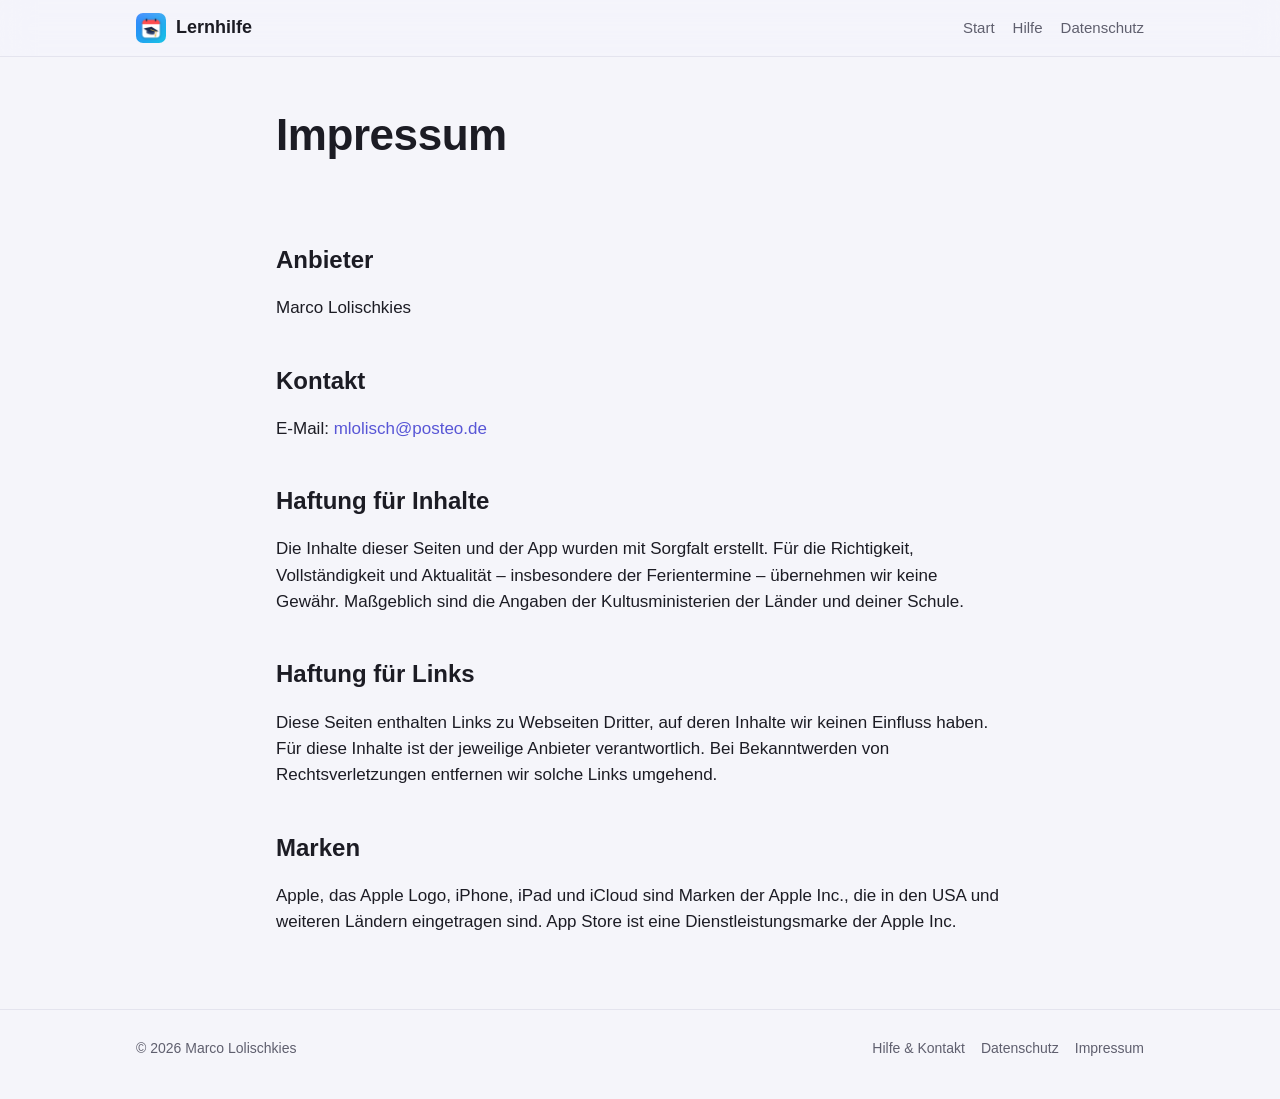
<file: impressum.html>
<!DOCTYPE html>
<html lang="de">
<head>
  <meta charset="utf-8">
  <meta name="viewport" content="width=device-width, initial-scale=1">
  <title>Impressum – Lernhilfe</title>
  <meta name="theme-color" content="#5856d6">
  <link rel="icon" href="img/icon.png">
  <link rel="apple-touch-icon" href="img/icon.png">
  <link rel="stylesheet" href="style.css">
</head>
<body>

<header class="site-header">
  <div class="wrap">
    <a class="brand" href="index.html"><img src="img/icon.png" alt=""><span>Lernhilfe</span></a>
    <nav class="site-nav" aria-label="Hauptmenü">
      <a href="index.html">Start</a>
      <a href="support.html">Hilfe</a>
      <a href="datenschutz.html">Datenschutz</a>
    </nav>
  </div>
</header>

<main class="wrap narrow">
  <div class="page-head">
    <h1>Impressum</h1>
  </div>

  <div class="prose">
    <h2>Anbieter</h2>
    <p>Marco Lolischkies</p>

    <h2>Kontakt</h2>
    <p>E-Mail: <a href="mailto:mlolisch@posteo.de">mlolisch@posteo.de</a></p>

    <h2>Haftung für Inhalte</h2>
    <p>Die Inhalte dieser Seiten und der App wurden mit Sorgfalt erstellt. Für die Richtigkeit, Vollständigkeit und Aktualität – insbesondere der Ferientermine – übernehmen wir keine Gewähr. Maßgeblich sind die Angaben der Kultusministerien der Länder und deiner Schule.</p>

    <h2>Haftung für Links</h2>
    <p>Diese Seiten enthalten Links zu Webseiten Dritter, auf deren Inhalte wir keinen Einfluss haben. Für diese Inhalte ist der jeweilige Anbieter verantwortlich. Bei Bekanntwerden von Rechtsverletzungen entfernen wir solche Links umgehend.</p>

    <h2>Marken</h2>
    <p>Apple, das Apple Logo, iPhone, iPad und iCloud sind Marken der Apple Inc., die in den USA und weiteren Ländern eingetragen sind. App Store ist eine Dienstleistungsmarke der Apple Inc.</p>
  </div>
</main>

<footer class="site-footer">
  <div class="wrap">
    <span>© 2026 Marco Lolischkies</span>
    <nav aria-label="Rechtliches">
      <a href="support.html">Hilfe &amp; Kontakt</a>
      <a href="datenschutz.html">Datenschutz</a>
      <a href="impressum.html">Impressum</a>
    </nav>
  </div>
</footer>

</body>
</html>
</file>
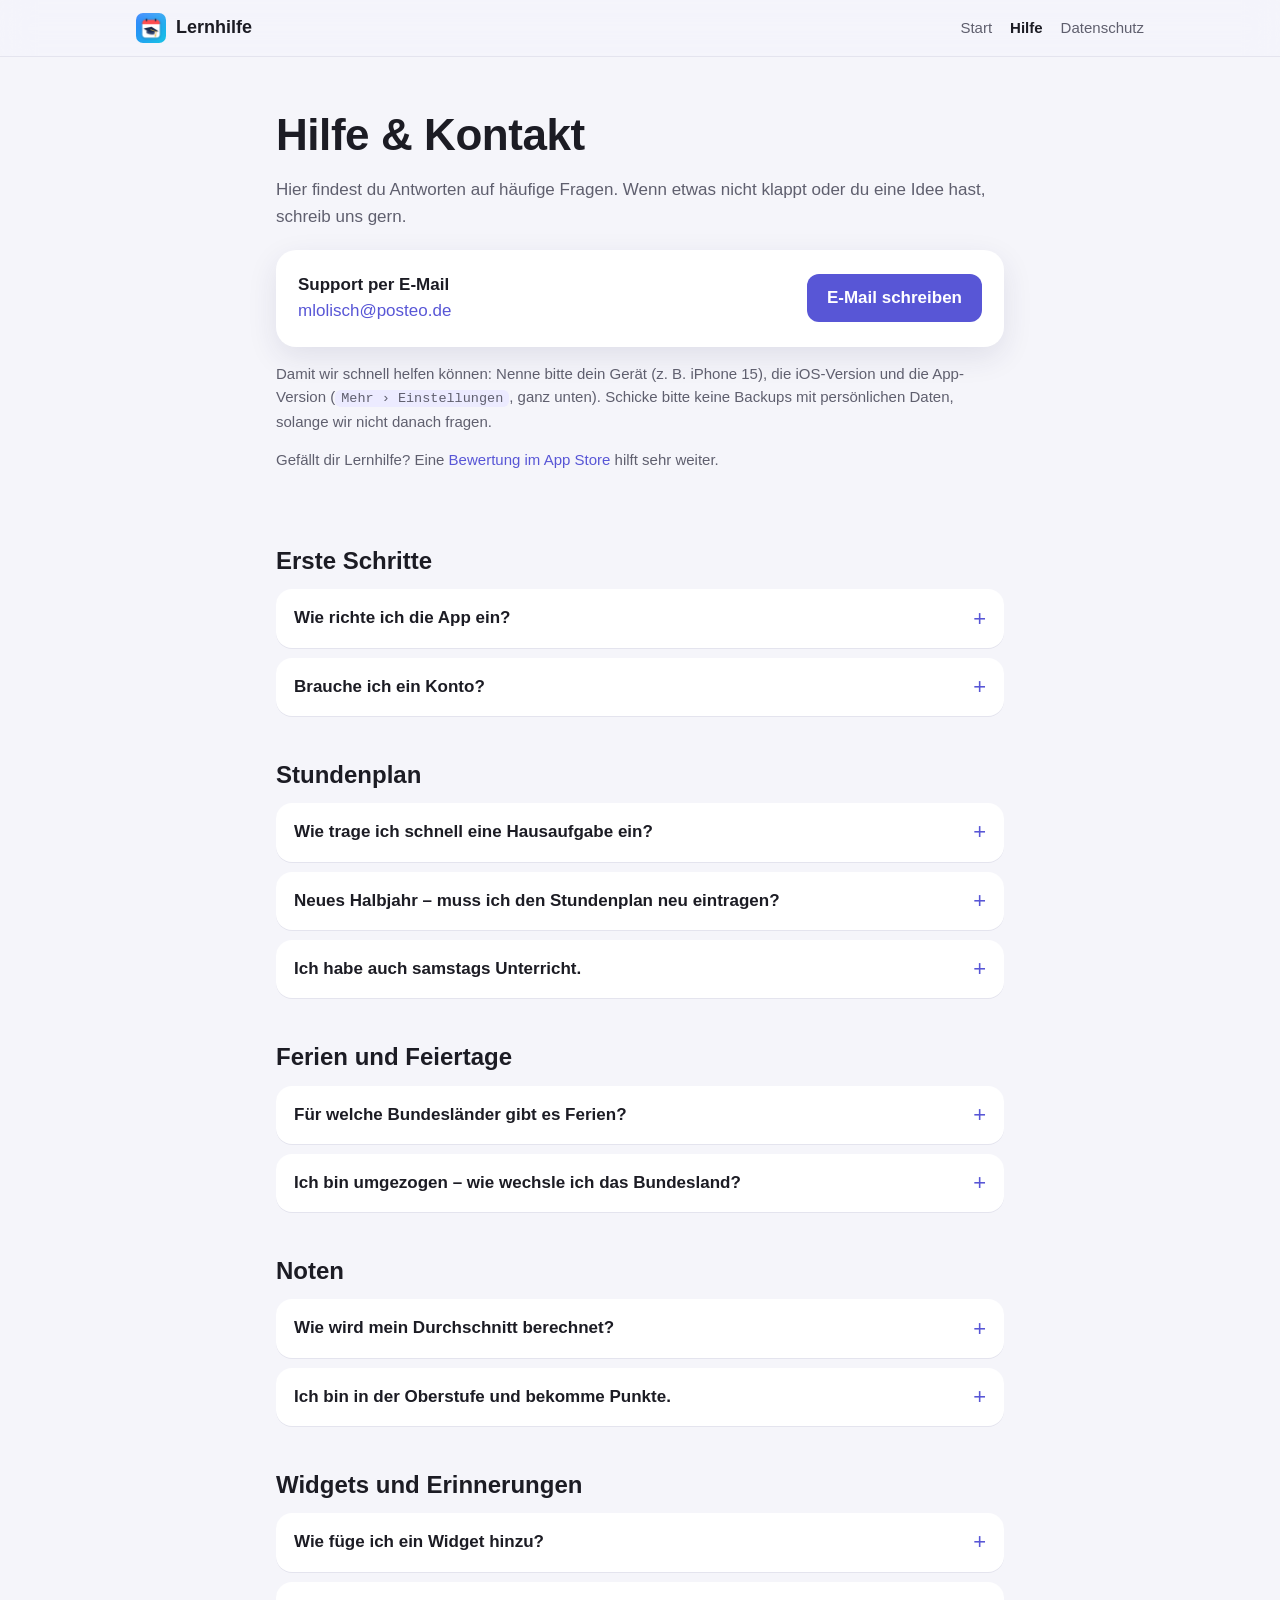
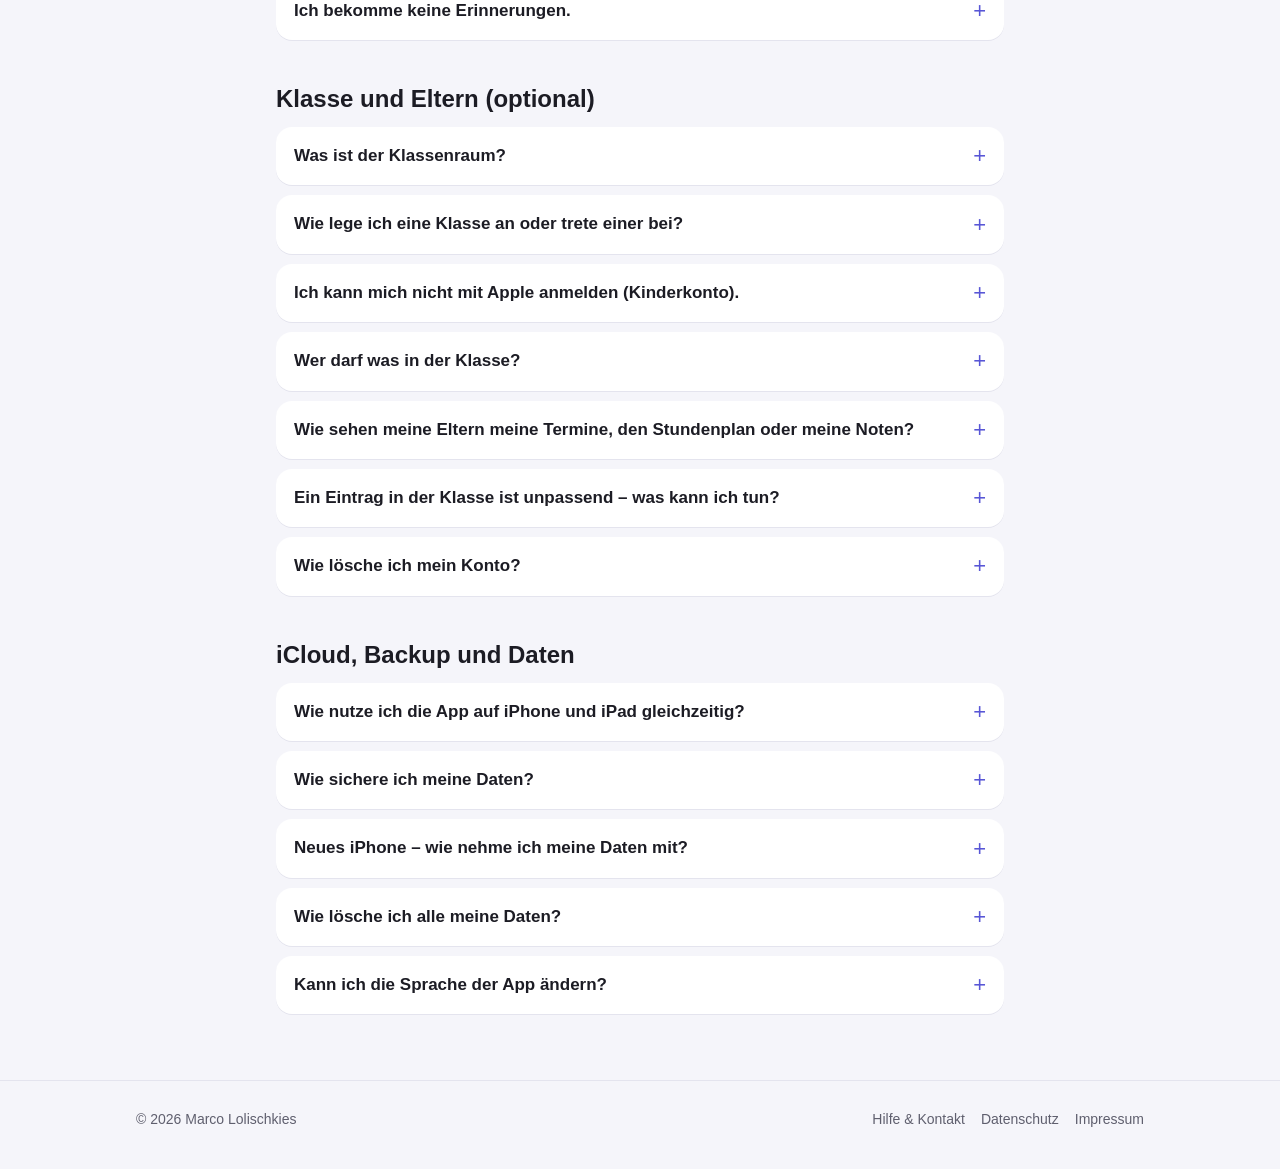
<file: support.html>
<!DOCTYPE html>
<html lang="de">
<head>
  <meta charset="utf-8">
  <meta name="viewport" content="width=device-width, initial-scale=1">
  <title>Hilfe &amp; Kontakt – Lernhilfe</title>
  <meta name="description" content="Antworten auf häufige Fragen zu Lernhilfe – Dein Schulplaner, und Kontakt zum Support.">
  <meta name="theme-color" content="#5856d6">
  <link rel="icon" href="img/icon.png">
  <link rel="apple-touch-icon" href="img/icon.png">
  <link rel="stylesheet" href="style.css">
</head>
<body>

<header class="site-header">
  <div class="wrap">
    <a class="brand" href="index.html"><img src="img/icon.png" alt=""><span>Lernhilfe</span></a>
    <nav class="site-nav" aria-label="Hauptmenü">
      <a href="index.html">Start</a>
      <a href="support.html" aria-current="page">Hilfe</a>
      <a href="datenschutz.html">Datenschutz</a>
    </nav>
  </div>
</header>

<main class="wrap narrow">
  <div class="page-head">
    <h1>Hilfe &amp; Kontakt</h1>
    <p>Hier findest du Antworten auf häufige Fragen. Wenn etwas nicht klappt oder du eine Idee hast, schreib uns gern.</p>
  </div>

  <div class="contact-card">
    <p><strong>Support per E-Mail</strong><br>
      <a href="mailto:mlolisch@posteo.de">mlolisch@posteo.de</a></p>
    <a class="button" href="mailto:mlolisch@posteo.de?subject=Lernhilfe%20Support">E-Mail schreiben</a>
  </div>
  <p class="muted" style="color: var(--muted); font-size: 15px;">Damit wir schnell helfen können: Nenne bitte dein Gerät (z. B. iPhone 15), die iOS-Version und die App-Version (<span class="path">Mehr › Einstellungen</span>, ganz unten). Schicke bitte keine Backups mit persönlichen Daten, solange wir nicht danach fragen.</p>

  <p style="color: var(--muted); font-size: 15px;">Gefällt dir Lernhilfe? Eine <a href="https://apps.apple.com/de/app/lernhilfe/id6814367425?action=write-review">Bewertung im App Store</a> hilft sehr weiter.</p>

  <div class="prose faq">

    <h2>Erste Schritte</h2>

    <details>
      <summary>Wie richte ich die App ein?</summary>
      <div class="answer">
        <ol>
          <li><strong>Fächer anlegen:</strong> <span class="path">Mehr › Fächer</span>. Solange noch keine Fächer da sind, bekommst du mit „Typische Fächer hinzufügen“ eine fertige Liste, die du anpassen kannst.</li>
          <li><strong>Stundenzeiten prüfen:</strong> Beim ersten Start sind fünf Blöcke à 75 Minuten eingetragen. Ändern kannst du sie im Stundenplan unter <span class="path">… › Stundenzeiten</span>.</li>
          <li><strong>Stundenplan füllen:</strong> <span class="path">Stundenplan › Bearbeiten</span> und auf ein Feld tippen, um ein Fach und optional einen Raum einzutragen.</li>
          <li><strong>Ferien laden:</strong> <span class="path">Mehr › Einstellungen › Ferien</span>, ganz unten dein Bundesland wählen und „Ferien für … übernehmen“ tippen.</li>
        </ol>
      </div>
    </details>

    <details>
      <summary>Brauche ich ein Konto?</summary>
      <div class="answer">
        <p>Nein. Lernhilfe funktioniert ohne Anmeldung. Deine Daten liegen auf deinem Gerät und – wenn du willst – in deiner eigenen iCloud. Nur für den optionalen <strong>Klassenraum</strong> (siehe unten) legst du ein Konto an.</p>
      </div>
    </details>

    <h2>Stundenplan</h2>

    <details>
      <summary>Wie trage ich schnell eine Hausaufgabe ein?</summary>
      <div class="answer">
        <p>Tippe im Stundenplan oder in der Übersicht auf ein Fach. Die Hausaufgabe ist dann automatisch zur nächsten Stunde dieses Fachs fällig – Ferien und Feiertage werden dabei übersprungen. Den Termin kannst du vor dem Sichern ändern.</p>
      </div>
    </details>

    <details>
      <summary>Neues Halbjahr – muss ich den Stundenplan neu eintragen?</summary>
      <div class="answer">
        <p>Nein. Jedes Halbjahr hat einen eigenen Stundenplan. Ist der neue noch leer, bietet die App an, den bisherigen zu übernehmen. Danach änderst du nur, was sich geändert hat.</p>
      </div>
    </details>

    <details>
      <summary>Ich habe auch samstags Unterricht.</summary>
      <div class="answer">
        <p>Schalte <span class="path">Mehr › Einstellungen › Unterricht am Samstag</span> ein.</p>
      </div>
    </details>

    <h2>Ferien und Feiertage</h2>

    <details>
      <summary>Für welche Bundesländer gibt es Ferien?</summary>
      <div class="answer">
        <p>Für alle 16 Bundesländer, derzeit bis zum Schuljahr 2028/29 (Berlin bis 2029/30). Grundlage ist der Ferienkalender der Kultusministerkonferenz. Gesetzliche Feiertage deines Bundeslandes kennt die App ebenfalls.</p>
        <p>Einzelne Termine kannst du unter <span class="path">Mehr › Einstellungen › Ferien</span> bearbeiten oder ergänzen, z. B. bewegliche Ferientage deiner Schule.</p>
      </div>
    </details>

    <details>
      <summary>Ich bin umgezogen – wie wechsle ich das Bundesland?</summary>
      <div class="answer">
        <p>Wähle unter <span class="path">Mehr › Einstellungen › Ferien</span> das neue Bundesland und tippe auf „Ferien für … übernehmen“. Die Termine des alten Bundeslandes werden ersetzt, selbst eingetragene Ferien bleiben erhalten.</p>
      </div>
    </details>

    <h2>Noten</h2>

    <details>
      <summary>Wie wird mein Durchschnitt berechnet?</summary>
      <div class="answer">
        <p>Mündliche und schriftliche Noten werden getrennt gemittelt und dann gewichtet. Innerhalb der schriftlichen Noten zählen Klassenarbeiten und Tests unterschiedlich stark. Die Gewichtung stellst du unter <span class="path">Mehr › Einstellungen › Noten</span> ein – für einzelne Fächer auch abweichend in den Einstellungen des Fachs.</p>
      </div>
    </details>

    <details>
      <summary>Ich bin in der Oberstufe und bekomme Punkte.</summary>
      <div class="answer">
        <p>Stelle unter <span class="path">Mehr › Einstellungen › Notensystem</span> auf „Notenpunkte 15–0“ um. Vorhandene Noten werden dabei nicht umgerechnet.</p>
      </div>
    </details>

    <h2>Widgets und Erinnerungen</h2>

    <details>
      <summary>Wie füge ich ein Widget hinzu?</summary>
      <div class="answer">
        <p><strong>Homescreen:</strong> Lange auf eine freie Stelle drücken, oben links auf „Bearbeiten“ und „Widget hinzufügen“ tippen, nach „Lernhilfe“ suchen und „Nächste Stunde“ oder „Hausaufgaben“ auswählen.</p>
        <p><strong>Sperrbildschirm:</strong> Sperrbildschirm lange drücken, „Anpassen“ › „Sperrbildschirm“, auf den Widget-Bereich tippen und Lernhilfe auswählen.</p>
        <p>Öffne die App nach der Einrichtung einmal, damit die Widgets deine Daten bekommen.</p>
      </div>
    </details>

    <details>
      <summary>Ich bekomme keine Erinnerungen.</summary>
      <div class="answer">
        <p>Prüfe unter <span class="path">Mehr › Einstellungen › Erinnerungen</span>, ob Mitteilungen erlaubt sind. Falls nicht: iPhone-Einstellungen › Apps › Lernhilfe › Mitteilungen einschalten. Die Standard-Erinnerung gilt für neu angelegte Tests und Klassenarbeiten, für jeden Eintrag kannst du sie einzeln ändern.</p>
      </div>
    </details>

    <h2>Klasse und Eltern (optional)</h2>

    <details>
      <summary>Was ist der Klassenraum?</summary>
      <div class="answer">
        <p>Im Klassenraum teilst du Hausaufgaben, Tests, Klassenarbeiten und den Stundenplan mit deiner Klasse. Du brauchst dafür ein Konto, aber keinen Klarnamen und keine E-Mail-Adresse. Ohne Klassenraum bleibt Lernhilfe komplett auf deinem Gerät.</p>
      </div>
    </details>

    <details>
      <summary>Wie lege ich eine Klasse an oder trete einer bei?</summary>
      <div class="answer">
        <p>Öffne <span class="path">Mehr › Klasse</span>, gib Anzeigenamen und Altersgruppe an und melde dich an. Danach legst du eine Klasse an oder gibst den Einladungscode deiner Klasse ein. Den Code findest du in der Klassenansicht, du kannst ihn dort mit „Einladungscode teilen“ weitergeben. Die Klasse übernimmt Bundesland und Halbjahr automatisch.</p>
      </div>
    </details>

    <details>
      <summary>Ich kann mich nicht mit Apple anmelden (Kinderkonto).</summary>
      <div class="answer">
        <p>Bei manchen Kinderkonten sperrt Apple „Mit Apple anmelden“. Tippe dann auf <strong>„Ohne Apple-ID fortfahren“</strong>. Das Konto bleibt nur auf deinem Gerät: Löschst du die App oder wechselst das Gerät, musst du deiner Klasse neu beitreten. Melde dich daher nicht ab, solange du das Konto behalten willst.</p>
      </div>
    </details>

    <details>
      <summary>Wer darf was in der Klasse?</summary>
      <div class="answer">
        <ul>
          <li><strong>Mitglied</strong> (Standard): Einträge für die Klasse anlegen, ändern und löschen.</li>
          <li><strong>Admin:</strong> zusätzlich Klassenstundenplan bearbeiten, Mitglieder verwalten, Admins ernennen und das Protokoll sehen. Admin wird man über <span class="path">Mehr › Klasse › Mitglieder</span> (Menü neben dem Namen).</li>
          <li><strong>Nur lesen:</strong> sieht alles, kann aber nichts anlegen oder ändern. Das setzt ein Admin über dasselbe Menü.</li>
        </ul>
        <p>Das <strong>Protokoll</strong> (nur für Admins) zeigt, wer welche Einträge angelegt, geändert oder gelöscht hat.</p>
      </div>
    </details>

    <details>
      <summary>Wie sehen meine Eltern meine Termine, den Stundenplan oder meine Noten?</summary>
      <div class="answer">
        <p>Erzeuge unter <span class="path">Mehr › Klasse › Eltern</span> einen Eltern-Code und schicke ihn deinen Eltern. Sie melden sich in der App an („Ich bin Elternteil“) und geben den Code ein. Der Code gilt nur für dich, einmal und 7 Tage lang.</p>
        <p>Eltern sehen immer die Klassentermine. <strong>Stundenplan, eigene Aufgaben und Noten</strong> schaltest du für jedes Elternteil einzeln frei, und du kannst das jederzeit wieder ausschalten. Dann werden diese Daten vom Server gelöscht. Eltern sehen nie die Daten anderer Kinder.</p>
      </div>
    </details>

    <details>
      <summary>Ein Eintrag in der Klasse ist unpassend – was kann ich tun?</summary>
      <div class="answer">
        <p>Halte den Eintrag in der Liste (<span class="path">Mehr › Klasse</span> oder im Kalender) lange gedrückt und wähle <strong>„Eintrag melden“</strong>. Die Meldung sehen nur die Admins deiner Klasse. Sie können den Eintrag löschen, dem Verfasser das Bearbeiten entziehen („Nur lesen“) oder ihn aus der Klasse entfernen. Admins finden die Meldungen unter <span class="path">Mehr › Klasse › Meldungen</span>.</p>
      </div>
    </details>

    <details>
      <summary>Wie lösche ich mein Konto?</summary>
      <div class="answer">
        <p>Öffne <span class="path">Mehr › Klasse › Konto löschen</span>. Dabei werden dein Profil, deine Mitgliedschaften, Eltern-Verknüpfungen und alle freigegebenen Daten gelöscht. Deine lokalen Daten in der App bleiben erhalten.</p>
      </div>
    </details>

    <h2>iCloud, Backup und Daten</h2>

    <details>
      <summary>Wie nutze ich die App auf iPhone und iPad gleichzeitig?</summary>
      <div class="answer">
        <p>Schalte <span class="path">Mehr › Einstellungen › iCloud-Synchronisierung</span> auf beiden Geräten ein und starte die App danach neu. Beide Geräte müssen mit demselben Apple Account angemeldet sein, und iCloud darf für Lernhilfe nicht ausgeschaltet sein (iPhone-Einstellungen › [dein Name] › iCloud). Die erste Synchronisierung kann ein paar Minuten dauern.</p>
      </div>
    </details>

    <details>
      <summary>Wie sichere ich meine Daten?</summary>
      <div class="answer">
        <p>Unter <span class="path">Mehr › Einstellungen › Lokales Backup</span>:</p>
        <ul>
          <li><strong>Backup erstellen</strong> speichert alles als Datei – z. B. in der Dateien-App, auf einem USB-Stick oder in einem Cloud-Speicher deiner Wahl.</li>
          <li><strong>Automatisches Backup</strong> legt einmal täglich eine Sicherung auf dem Gerät an; die letzten zehn bleiben erhalten. Du findest sie in der Dateien-App unter „Auf meinem iPhone › Lernhilfe“.</li>
          <li><strong>Aus Datei wiederherstellen</strong> ersetzt alle aktuellen Daten durch die Sicherung. Vorher legt die App automatisch noch ein Backup des alten Stands an.</li>
        </ul>
      </div>
    </details>

    <details>
      <summary>Neues iPhone – wie nehme ich meine Daten mit?</summary>
      <div class="answer">
        <p>Mit iCloud-Synchronisierung: auf dem neuen iPhone einschalten, fertig. Ohne iCloud: auf dem alten iPhone ein Backup erstellen, die Datei aufs neue iPhone bringen (z. B. per AirDrop) und dort „Aus Datei wiederherstellen“ wählen. Auch ein iPhone-Backup über iCloud oder den Computer nimmt die Daten mit.</p>
      </div>
    </details>

    <details>
      <summary>Wie lösche ich alle meine Daten?</summary>
      <div class="answer">
        <p>Lösche die App vom Gerät. Wenn du die iCloud-Synchronisierung genutzt hast, entferne zusätzlich die Daten in iCloud: iPhone-Einstellungen › [dein Name] › iCloud › Speicher verwalten (je nach iOS-Version „Accountspeicher verwalten“) › Lernhilfe › Daten löschen.</p>
      </div>
    </details>

    <details>
      <summary>Kann ich die Sprache der App ändern?</summary>
      <div class="answer">
        <p>Ja, unter <span class="path">Mehr › Einstellungen › Sprache</span>: Deutsch, Englisch, Spanisch oder Französisch.</p>
      </div>
    </details>

  </div>
</main>

<footer class="site-footer">
  <div class="wrap">
    <span>© 2026 Marco Lolischkies</span>
    <nav aria-label="Rechtliches">
      <a href="support.html">Hilfe &amp; Kontakt</a>
      <a href="datenschutz.html">Datenschutz</a>
      <a href="impressum.html">Impressum</a>
    </nav>
  </div>
</footer>

</body>
</html>
</file>
<file: style.css>
/* Lernhilfe – gemeinsame Gestaltung aller Seiten.
   Nur Systemschriften und lokale Bilder: keine Anfragen an Dritte. */

:root {
  --bg: #f5f5fa;
  --surface: #ffffff;
  --text: #1c1c24;
  --muted: #5f5f6e;
  --line: #e4e4ee;
  --accent: #5856d6;
  --accent-soft: #ecebff;
  --accent-text: #ffffff;
  --hero-from: #dcdcff;
  --hero-to: #f5f5fa;
  --todo-bg: #fff3b0;
  --todo-text: #5c4600;
  --radius: 20px;
  --shadow: 0 10px 30px rgba(40, 40, 90, 0.10);
  color-scheme: light;
}

@media (prefers-color-scheme: dark) {
  :root {
    --bg: #0f0f16;
    --surface: #1b1b26;
    --text: #f2f2f7;
    --muted: #a3a3b5;
    --line: #2c2c3a;
    --accent: #7d7aff;
    --accent-soft: #25243f;
    --accent-text: #ffffff;
    --hero-from: #25234a;
    --hero-to: #0f0f16;
    --todo-bg: #4a3f00;
    --todo-text: #fff3b0;
    --shadow: 0 10px 30px rgba(0, 0, 0, 0.45);
    color-scheme: dark;
  }
}

* { box-sizing: border-box; }

html { -webkit-text-size-adjust: 100%; }

body {
  margin: 0;
  background: var(--bg);
  color: var(--text);
  font: 17px/1.55 -apple-system, BlinkMacSystemFont, "SF Pro Text", "Segoe UI", Roboto, "Helvetica Neue", Arial, sans-serif;
}

img { max-width: 100%; height: auto; display: block; }

a { color: var(--accent); text-decoration: none; }
a:hover { text-decoration: underline; }

.wrap { max-width: 1040px; margin: 0 auto; padding: 0 16px; }
.narrow { max-width: 760px; }

/* Platzhalter, die vor der Veröffentlichung ausgefüllt werden müssen */
.todo {
  background: var(--todo-bg);
  color: var(--todo-text);
  border-radius: 4px;
  padding: 0 4px;
}

/* Kopfzeile */
.site-header {
  position: sticky;
  top: 0;
  z-index: 10;
  background: color-mix(in srgb, var(--bg) 82%, transparent);
  backdrop-filter: saturate(180%) blur(16px);
  -webkit-backdrop-filter: saturate(180%) blur(16px);
  border-bottom: 1px solid var(--line);
}
.site-header .wrap {
  display: flex;
  align-items: center;
  justify-content: space-between;
  gap: 12px;
  min-height: 56px;
}
.brand {
  display: flex;
  align-items: center;
  gap: 10px;
  color: var(--text);
  font-weight: 700;
  font-size: 18px;
}
.brand:hover { text-decoration: none; }
.brand img { width: 30px; height: 30px; border-radius: 7px; }
.site-nav { display: flex; gap: 18px; font-size: 15px; }
.site-nav a { color: var(--muted); }
.site-nav a[aria-current="page"] { color: var(--text); font-weight: 600; }

/* Startseite: Kopfbereich */
.hero {
  background: linear-gradient(180deg, var(--hero-from), var(--hero-to));
  padding: 56px 0 40px;
}
.hero .wrap {
  display: grid;
  grid-template-columns: 1.1fr 0.9fr;
  align-items: center;
  gap: 40px;
}
.hero-icon { width: 88px; height: 88px; border-radius: 20px; box-shadow: var(--shadow); }
.hero h1 { font-size: clamp(40px, 7vw, 60px); line-height: 1.05; margin: 20px 0 4px; letter-spacing: -0.02em; }
.hero .tagline { font-size: clamp(22px, 3.4vw, 28px); color: var(--accent); font-weight: 600; margin: 0 0 16px; }
.hero .lead { font-size: 19px; color: var(--muted); margin: 0 0 28px; max-width: 34em; }
.hero-phone { justify-self: center; }

.store-button {
  display: inline-flex;
  align-items: center;
  gap: 10px;
  background: var(--text);
  color: var(--bg);
  padding: 13px 22px;
  border-radius: 14px;
  font-weight: 600;
}
.store-button:hover { text-decoration: none; opacity: 0.9; }
.store-button svg { width: 20px; height: 20px; fill: currentColor; }
.store-note { font-size: 14px; color: var(--muted); margin-top: 10px; }

/* Geräterahmen für Screenshots */
.phone {
  width: min(300px, 78vw);
  border-radius: 44px;
  padding: 10px;
  background: #16161d;
  box-shadow: var(--shadow), 0 0 0 1px rgba(255, 255, 255, 0.06) inset;
}
.phone img { border-radius: 35px; }

.widgets-shot {
  width: min(420px, 90vw);
  border-radius: 28px;
  box-shadow: var(--shadow);
}

/* Abschnitte */
section { padding: 56px 0; }
.section-title { text-align: center; margin-bottom: 36px; }
.section-title h2 { font-size: clamp(28px, 4.5vw, 38px); margin: 0 0 8px; letter-spacing: -0.01em; }
.section-title p { color: var(--muted); margin: 0 auto; max-width: 36em; }

.feature {
  display: grid;
  grid-template-columns: 1fr 1fr;
  align-items: center;
  gap: 48px;
  padding: 36px 0;
}
.feature:nth-child(even) .feature-media { order: 2; }
.feature-media { justify-self: center; }
.feature .eyebrow {
  display: inline-block;
  font-size: 13px;
  font-weight: 700;
  text-transform: uppercase;
  letter-spacing: 0.06em;
  color: var(--accent);
  margin-bottom: 8px;
}
.feature h3 { font-size: clamp(24px, 3.6vw, 32px); line-height: 1.15; margin: 0 0 12px; }
.feature p { color: var(--muted); margin: 0 0 12px; }
.feature ul { margin: 0; padding-left: 20px; color: var(--muted); }
.feature li { margin: 4px 0; }

.grid {
  display: grid;
  grid-template-columns: repeat(auto-fit, minmax(220px, 1fr));
  gap: 16px;
}
.card {
  background: var(--surface);
  border-radius: var(--radius);
  padding: 22px;
  box-shadow: var(--shadow);
}
.card .symbol {
  width: 40px;
  height: 40px;
  border-radius: 11px;
  display: grid;
  place-items: center;
  font-size: 21px;
  margin-bottom: 12px;
  background: var(--accent-soft);
}
.card h3 { margin: 0 0 6px; font-size: 18px; }
.card p { margin: 0; color: var(--muted); font-size: 15px; }

.privacy-band {
  background: var(--accent);
  color: var(--accent-text);
  border-radius: 28px;
  padding: 40px 28px;
  text-align: center;
}
.privacy-band h2 { font-size: clamp(26px, 4vw, 34px); margin: 0 0 10px; }
.privacy-band p { margin: 0 auto; max-width: 38em; opacity: 0.92; }
.privacy-band a { color: var(--accent-text); text-decoration: underline; }

.cta { text-align: center; }
.cta h2 { font-size: clamp(26px, 4vw, 34px); margin: 0 0 18px; }

/* Textseiten (Hilfe, Datenschutz, Impressum) */
.page-head { padding: 44px 0 8px; }
.page-head h1 { font-size: clamp(32px, 5vw, 44px); margin: 0 0 8px; letter-spacing: -0.01em; }
.page-head p { color: var(--muted); margin: 0; }

.prose { padding: 16px 0 56px; }
.prose h2 { font-size: 24px; margin: 40px 0 10px; }
.prose h3 { font-size: 19px; margin: 26px 0 6px; }
.prose p, .prose li { color: var(--text); }
.prose ul, .prose ol { padding-left: 22px; }
.prose li { margin: 5px 0; }
.prose .muted { color: var(--muted); }
.prose code, .path {
  font-family: ui-monospace, "SF Mono", Menlo, Consolas, monospace;
  font-size: 0.9em;
  background: var(--accent-soft);
  padding: 1px 6px;
  border-radius: 6px;
}

.summary {
  background: var(--surface);
  border-radius: var(--radius);
  padding: 20px 22px;
  box-shadow: var(--shadow);
  margin: 12px 0 8px;
}
.summary ul { margin: 8px 0 0; }

.contact-card {
  background: var(--surface);
  border-radius: var(--radius);
  padding: 22px;
  box-shadow: var(--shadow);
  display: flex;
  flex-wrap: wrap;
  align-items: center;
  justify-content: space-between;
  gap: 14px;
  margin: 12px 0 8px;
}
.contact-card p { margin: 0; }
.button {
  display: inline-block;
  background: var(--accent);
  color: var(--accent-text);
  padding: 11px 20px;
  border-radius: 12px;
  font-weight: 600;
}
.button:hover { text-decoration: none; opacity: 0.9; }

/* Häufige Fragen */
.faq details {
  background: var(--surface);
  border-radius: 16px;
  margin: 10px 0;
  box-shadow: 0 1px 0 var(--line);
}
.faq summary {
  cursor: pointer;
  list-style: none;
  padding: 16px 44px 16px 18px;
  font-weight: 600;
  position: relative;
}
.faq summary::-webkit-details-marker { display: none; }
.faq summary::after {
  content: "+";
  position: absolute;
  right: 18px;
  top: 50%;
  transform: translateY(-50%);
  font-size: 22px;
  font-weight: 400;
  color: var(--accent);
}
.faq details[open] summary::after { content: "–"; }
.faq .answer { padding: 0 18px 16px; color: var(--muted); }
.faq .answer p { margin: 0 0 8px; color: var(--muted); }
.faq .answer ol, .faq .answer ul { margin: 0 0 8px; }

/* Fußzeile */
.site-footer {
  border-top: 1px solid var(--line);
  padding: 28px 0 40px;
  font-size: 14px;
  color: var(--muted);
}
.site-footer .wrap {
  display: flex;
  flex-wrap: wrap;
  justify-content: space-between;
  gap: 12px;
}
.site-footer nav { display: flex; flex-wrap: wrap; gap: 16px; }
.site-footer a { color: var(--muted); }

/* Schmale Bildschirme */
@media (max-width: 760px) {
  .hero { padding: 36px 0 24px; }
  .hero .wrap { grid-template-columns: 1fr; text-align: center; gap: 28px; }
  .hero-icon { margin: 0 auto; }
  .hero .lead { margin-left: auto; margin-right: auto; }
  .feature { grid-template-columns: 1fr; gap: 24px; text-align: center; }
  .feature:nth-child(even) .feature-media { order: 0; }
  .feature ul { text-align: left; display: inline-block; }
  section { padding: 40px 0; }
  .site-nav { gap: 14px; font-size: 14px; }
  .brand span { display: none; }
}
</file>
